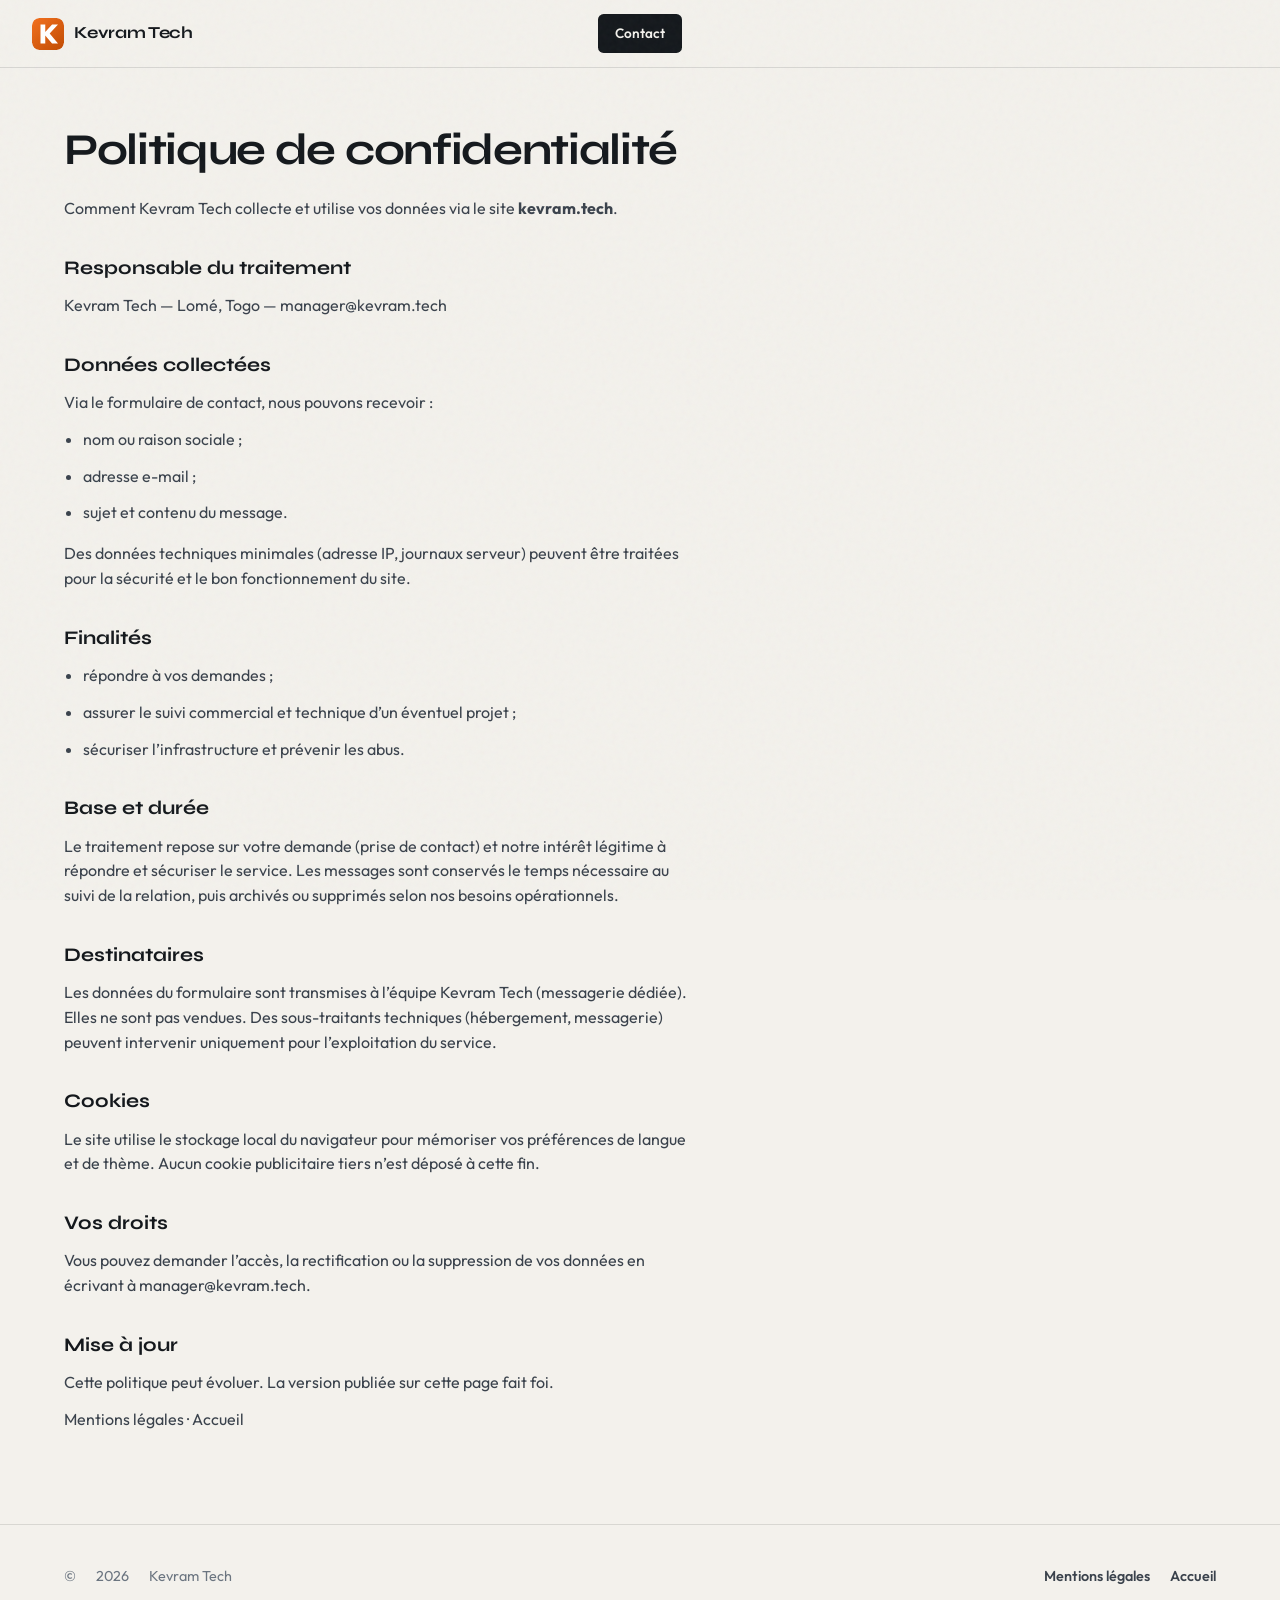
<file: confidentialite.html>
﻿<!DOCTYPE html>
<html lang="fr">
<head>
    <meta charset="UTF-8">
    <meta name="viewport" content="width=device-width, initial-scale=1.0">
    <title>Politique de confidentialité — Kevram Tech</title>
    <meta name="description" content="Politique de confidentialité et traitement des données personnelles — Kevram Tech, Lomé, Togo.">
    <meta name="robots" content="index,follow">
    <link rel="canonical" href="https://kevram.tech/confidentialite.html">
    <meta property="og:title" content="Politique de confidentialité — Kevram Tech">
    <meta property="og:url" content="https://kevram.tech/confidentialite.html">
    <meta property="og:image" content="https://kevram.tech/og-image.png">
    <script>
        (() => {
            const stored = localStorage.getItem("kevram-theme");
            const theme = stored === "light" || stored === "dark"
                ? stored
                : (window.matchMedia("(prefers-color-scheme: dark)").matches ? "dark" : "light");
            document.documentElement.setAttribute("data-theme", theme);
        })();
    </script>
    <link rel="preconnect" href="https://fonts.googleapis.com">
    <link rel="preconnect" href="https://fonts.gstatic.com" crossorigin>
    <link href="https://fonts.googleapis.com/css2?family=Outfit:wght@300;400;500;600;700&family=Syne:wght@600;700;800&display=swap" rel="stylesheet">
    <link rel="stylesheet" href="styles.css">
    <link rel="icon" href="logo.svg" type="image/svg+xml">
</head>
<body>
    <div class="noise" aria-hidden="true"></div>
    <header class="site-header is-scrolled">
        <a href="index.html" class="brand-mark">
            <img src="logo.svg" alt="" class="brand-logo" width="32" height="32">
            <span>Kevram Tech</span>
        </a>
        <div class="header-end">
            <a href="index.html#contact" class="btn btn-nav">Contact</a>
        </div>
    </header>
    <main class="legal-page">
        <div class="container">
            <h1>Politique de confidentialité</h1>
            <p class="legal-lead">Comment Kevram Tech collecte et utilise vos données via le site <strong>kevram.tech</strong>.</p>

            <h2>Responsable du traitement</h2>
            <p>Kevram Tech — Lomé, Togo — <a href="mailto:manager@kevram.tech">manager@kevram.tech</a></p>

            <h2>Données collectées</h2>
            <p>Via le formulaire de contact, nous pouvons recevoir :</p>
            <ul>
                <li>nom ou raison sociale ;</li>
                <li>adresse e-mail ;</li>
                <li>sujet et contenu du message.</li>
            </ul>
            <p>Des données techniques minimales (adresse IP, journaux serveur) peuvent être traitées pour la sécurité et le bon fonctionnement du site.</p>

            <h2>Finalités</h2>
            <ul>
                <li>répondre à vos demandes ;</li>
                <li>assurer le suivi commercial et technique d’un éventuel projet ;</li>
                <li>sécuriser l’infrastructure et prévenir les abus.</li>
            </ul>

            <h2>Base et durée</h2>
            <p>Le traitement repose sur votre demande (prise de contact) et notre intérêt légitime à répondre et sécuriser le service. Les messages sont conservés le temps nécessaire au suivi de la relation, puis archivés ou supprimés selon nos besoins opérationnels.</p>

            <h2>Destinataires</h2>
            <p>Les données du formulaire sont transmises à l’équipe Kevram Tech (messagerie dédiée). Elles ne sont pas vendues. Des sous-traitants techniques (hébergement, messagerie) peuvent intervenir uniquement pour l’exploitation du service.</p>

            <h2>Cookies</h2>
            <p>Le site utilise le stockage local du navigateur pour mémoriser vos préférences de langue et de thème. Aucun cookie publicitaire tiers n’est déposé à cette fin.</p>

            <h2>Vos droits</h2>
            <p>Vous pouvez demander l’accès, la rectification ou la suppression de vos données en écrivant à <a href="mailto:manager@kevram.tech">manager@kevram.tech</a>.</p>

            <h2>Mise à jour</h2>
            <p>Cette politique peut évoluer. La version publiée sur cette page fait foi.</p>

            <p><a href="mentions-legales.html">Mentions légales</a> · <a href="index.html">Accueil</a></p>
        </div>
    </main>
    <footer class="site-footer">
        <div class="container footer-inner">
            <p class="footer-meta">&copy; <span id="year">2026</span> Kevram Tech</p>
            <div class="footer-links">
                <a href="mentions-legales.html">Mentions légales</a>
                <a href="index.html">Accueil</a>
            </div>
        </div>
    </footer>
    <script>document.getElementById("year").textContent = String(new Date().getFullYear());</script>
</body>
</html>
</file>
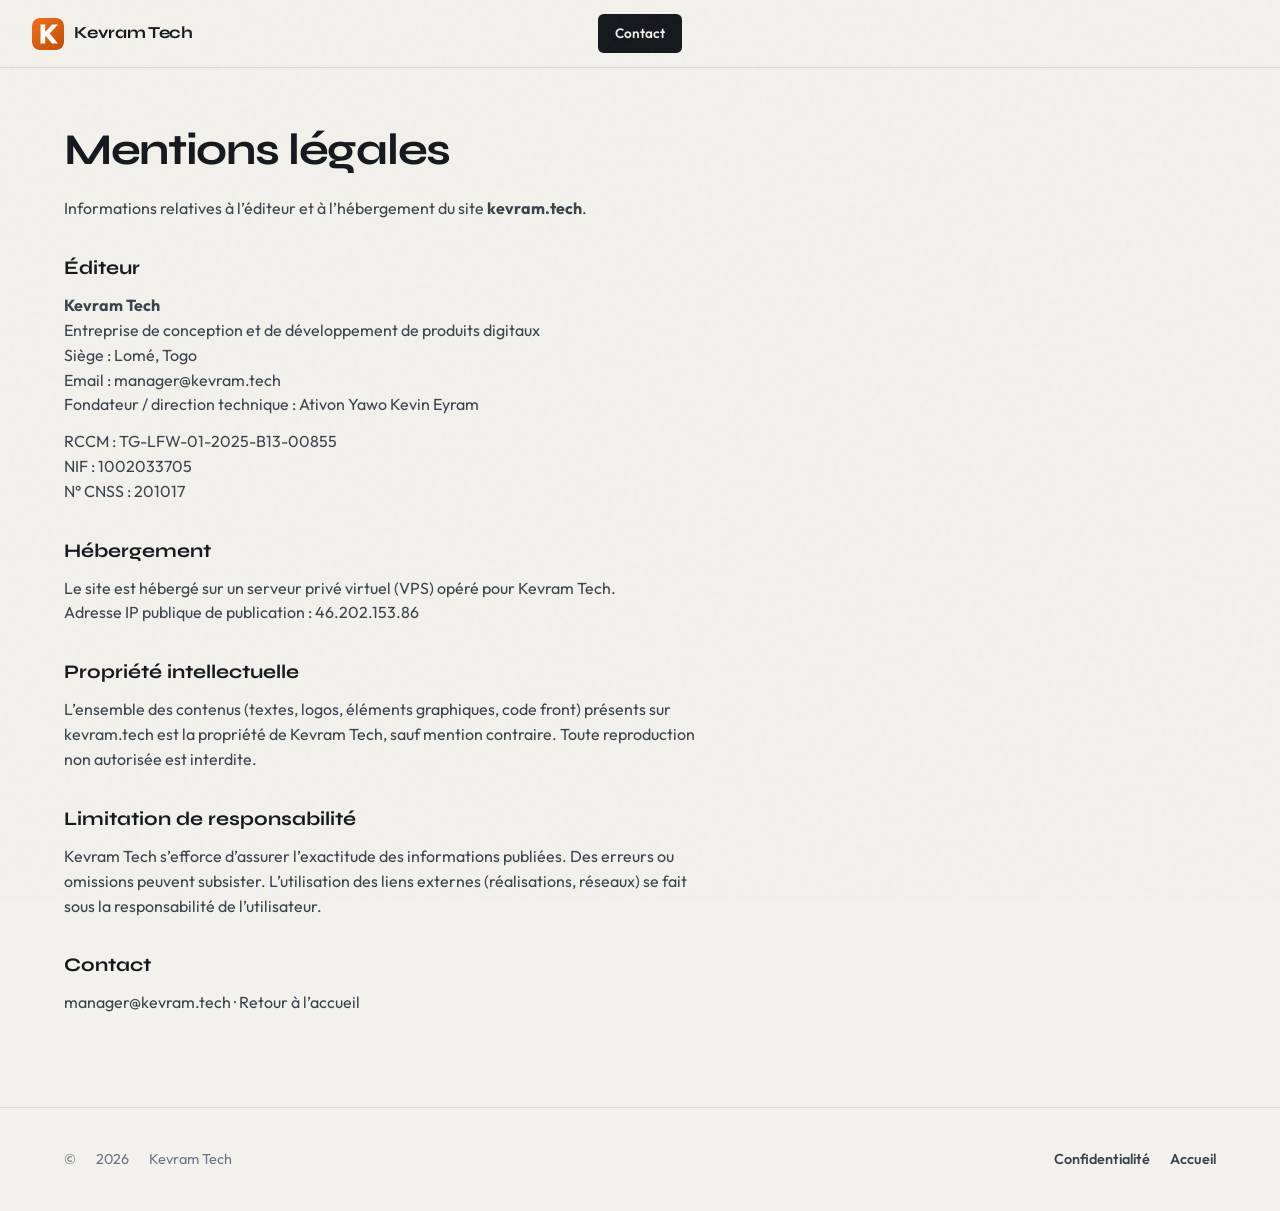
<file: mentions-legales.html>
﻿<!DOCTYPE html>
<html lang="fr">
<head>
    <meta charset="UTF-8">
    <meta name="viewport" content="width=device-width, initial-scale=1.0">
    <title>Mentions légales — Kevram Tech</title>
    <meta name="description" content="Mentions légales du site kevram.tech — Kevram Tech SARL U, Lomé, Togo.">
    <meta name="robots" content="index,follow">
    <link rel="canonical" href="https://kevram.tech/mentions-legales.html">
    <meta property="og:title" content="Mentions légales — Kevram Tech">
    <meta property="og:url" content="https://kevram.tech/mentions-legales.html">
    <meta property="og:image" content="https://kevram.tech/og-image.png">
    <script>
        (() => {
            const stored = localStorage.getItem("kevram-theme");
            const theme = stored === "light" || stored === "dark"
                ? stored
                : (window.matchMedia("(prefers-color-scheme: dark)").matches ? "dark" : "light");
            document.documentElement.setAttribute("data-theme", theme);
        })();
    </script>
    <link rel="preconnect" href="https://fonts.googleapis.com">
    <link rel="preconnect" href="https://fonts.gstatic.com" crossorigin>
    <link href="https://fonts.googleapis.com/css2?family=Outfit:wght@300;400;500;600;700&family=Syne:wght@600;700;800&display=swap" rel="stylesheet">
    <link rel="stylesheet" href="styles.css">
    <link rel="icon" href="logo.svg" type="image/svg+xml">
</head>
<body>
    <div class="noise" aria-hidden="true"></div>
    <header class="site-header is-scrolled">
        <a href="index.html" class="brand-mark">
            <img src="logo.svg" alt="" class="brand-logo" width="32" height="32">
            <span>Kevram Tech</span>
        </a>
        <div class="header-end">
            <a href="index.html#contact" class="btn btn-nav">Contact</a>
        </div>
    </header>
    <main class="legal-page">
        <div class="container">
            <h1>Mentions légales</h1>
            <p class="legal-lead">Informations relatives à l’éditeur et à l’hébergement du site <strong>kevram.tech</strong>.</p>

            <h2>Éditeur</h2>
            <p><strong>Kevram Tech</strong><br>
            Entreprise de conception et de développement de produits digitaux<br>
            Siège : Lomé, Togo<br>
            Email : <a href="mailto:manager@kevram.tech">manager@kevram.tech</a><br>
            Fondateur / direction technique : Ativon Yawo Kevin Eyram</p>
            <p>
                RCCM : TG-LFW-01-2025-B13-00855<br>
                NIF : 1002033705<br>
                N° CNSS : 201017
            </p>

            <h2>Hébergement</h2>
            <p>Le site est hébergé sur un serveur privé virtuel (VPS) opéré pour Kevram Tech.<br>
            Adresse IP publique de publication : 46.202.153.86</p>

            <h2>Propriété intellectuelle</h2>
            <p>L’ensemble des contenus (textes, logos, éléments graphiques, code front) présents sur kevram.tech est la propriété de Kevram Tech, sauf mention contraire. Toute reproduction non autorisée est interdite.</p>

            <h2>Limitation de responsabilité</h2>
            <p>Kevram Tech s’efforce d’assurer l’exactitude des informations publiées. Des erreurs ou omissions peuvent subsister. L’utilisation des liens externes (réalisations, réseaux) se fait sous la responsabilité de l’utilisateur.</p>

            <h2>Contact</h2>
            <p><a href="mailto:manager@kevram.tech">manager@kevram.tech</a> · <a href="index.html">Retour à l’accueil</a></p>
        </div>
    </main>
    <footer class="site-footer">
        <div class="container footer-inner">
            <p class="footer-meta">&copy; <span id="year">2026</span> Kevram Tech</p>
            <div class="footer-links">
                <a href="confidentialite.html">Confidentialité</a>
                <a href="index.html">Accueil</a>
            </div>
        </div>
    </footer>
    <script>document.getElementById("year").textContent = String(new Date().getFullYear());</script>
</body>
</html>
</file>
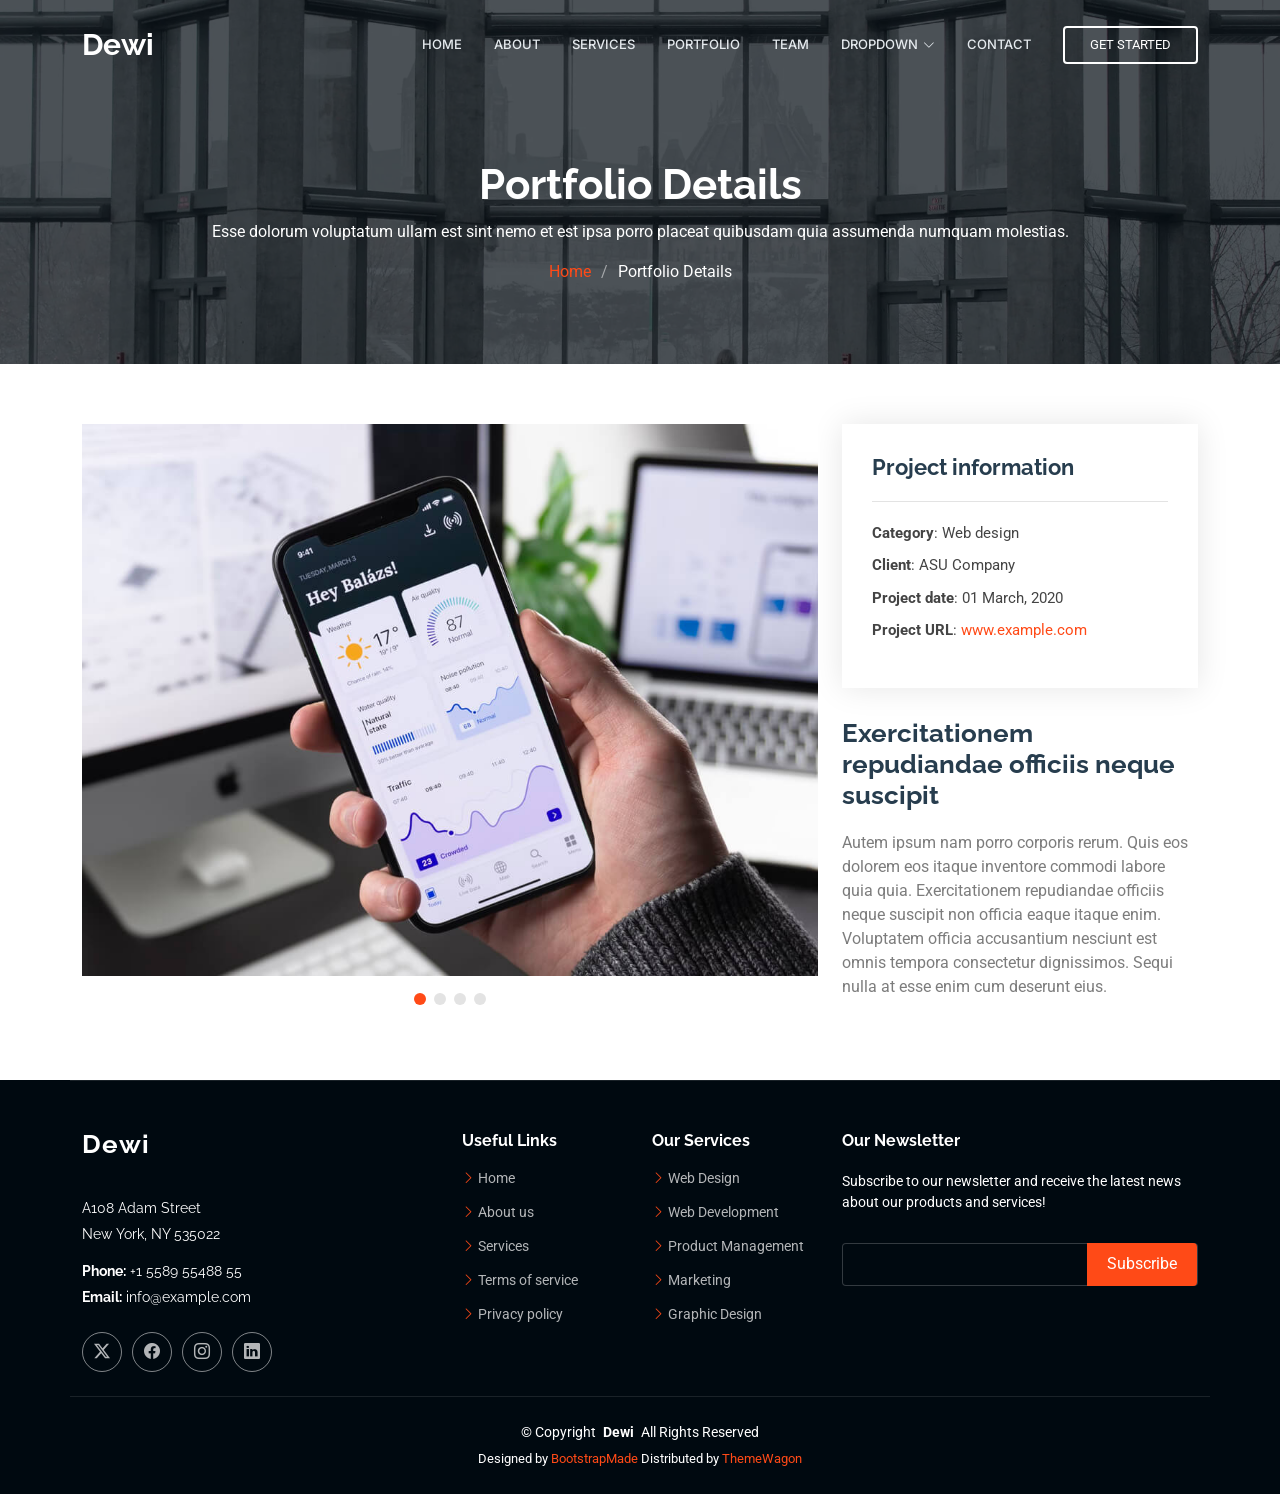
<file: portfolio-details.html>
<!DOCTYPE html>
<html lang="en">

<head>
  <meta charset="utf-8">
  <meta content="width=device-width, initial-scale=1.0" name="viewport">
  <title>Portfolio Details - Dewi Bootstrap Template</title>
  <meta name="description" content="">
  <meta name="keywords" content="">

  <!-- Favicons -->
  <link href="assets/img/favicon.png" rel="icon">
  <link href="assets/img/apple-touch-icon.png" rel="apple-touch-icon">

  <!-- Fonts -->
  <link href="https://fonts.googleapis.com" rel="preconnect">
  <link href="https://fonts.gstatic.com" rel="preconnect" crossorigin>
  <link href="https://fonts.googleapis.com/css2?family=Roboto:ital,wght@0,100;0,300;0,400;0,500;0,700;0,900;1,100;1,300;1,400;1,500;1,700;1,900&family=Raleway:ital,wght@0,100;0,200;0,300;0,400;0,500;0,600;0,700;0,800;0,900;1,100;1,200;1,300;1,400;1,500;1,600;1,700;1,800;1,900&family=Inter:wght@100;200;300;400;500;600;700;800;900&display=swap" rel="stylesheet">

  <!-- Vendor CSS Files -->
  <link href="assets/vendor/bootstrap/css/bootstrap.min.css" rel="stylesheet">
  <link href="assets/vendor/bootstrap-icons/bootstrap-icons.css" rel="stylesheet">
  <link href="assets/vendor/aos/aos.css" rel="stylesheet">
  <link href="assets/vendor/glightbox/css/glightbox.min.css" rel="stylesheet">
  <link href="assets/vendor/swiper/swiper-bundle.min.css" rel="stylesheet">

  <!-- Main CSS File -->
  <link href="assets/css/main.css" rel="stylesheet">

  <!-- =======================================================
  * Template Name: Dewi
  * Template URL: https://bootstrapmade.com/dewi-free-multi-purpose-html-template/
  * Updated: Aug 07 2024 with Bootstrap v5.3.3
  * Author: BootstrapMade.com
  * License: https://bootstrapmade.com/license/
  ======================================================== -->
</head>

<body class="portfolio-details-page">

  <header id="header" class="header d-flex align-items-center fixed-top">
    <div class="container-fluid container-xl position-relative d-flex align-items-center">

      <a href="index.html" class="logo d-flex align-items-center me-auto">
        <!-- Uncomment the line below if you also wish to use an image logo -->
        <!-- <img src="assets/img/logo.png" alt=""> -->
        <h1 class="sitename">Dewi</h1>
      </a>

      <nav id="navmenu" class="navmenu">
        <ul>
          <li><a href="#hero">Home</a></li>
          <li><a href="#about">About</a></li>
          <li><a href="#services">Services</a></li>
          <li><a href="#portfolio">Portfolio</a></li>
          <li><a href="#team">Team</a></li>
          <li class="dropdown"><a href="#"><span>Dropdown</span> <i class="bi bi-chevron-down toggle-dropdown"></i></a>
            <ul>
              <li><a href="#">Dropdown 1</a></li>
              <li class="dropdown"><a href="#"><span>Deep Dropdown</span> <i class="bi bi-chevron-down toggle-dropdown"></i></a>
                <ul>
                  <li><a href="#">Deep Dropdown 1</a></li>
                  <li><a href="#">Deep Dropdown 2</a></li>
                  <li><a href="#">Deep Dropdown 3</a></li>
                  <li><a href="#">Deep Dropdown 4</a></li>
                  <li><a href="#">Deep Dropdown 5</a></li>
                </ul>
              </li>
              <li><a href="#">Dropdown 2</a></li>
              <li><a href="#">Dropdown 3</a></li>
              <li><a href="#">Dropdown 4</a></li>
            </ul>
          </li>
          <li><a href="#contact">Contact</a></li>
        </ul>
        <i class="mobile-nav-toggle d-xl-none bi bi-list"></i>
      </nav>

      <a class="cta-btn" href="index.html#about">Get Started</a>

    </div>
  </header>

  <main class="main">

    <!-- Page Title -->
    <div class="page-title dark-background" data-aos="fade" style="background-image: url(assets/img/page-title-bg.webp);">
      <div class="container position-relative">
        <h1>Portfolio Details</h1>
        <p>Esse dolorum voluptatum ullam est sint nemo et est ipsa porro placeat quibusdam quia assumenda numquam molestias.</p>
        <nav class="breadcrumbs">
          <ol>
            <li><a href="index.html">Home</a></li>
            <li class="current">Portfolio Details</li>
          </ol>
        </nav>
      </div>
    </div><!-- End Page Title -->

    <!-- Portfolio Details Section -->
    <section id="portfolio-details" class="portfolio-details section">

      <div class="container" data-aos="fade-up" data-aos-delay="100">

        <div class="row gy-4">

          <div class="col-lg-8">
            <div class="portfolio-details-slider swiper init-swiper">

              <script type="application/json" class="swiper-config">
                {
                  "loop": true,
                  "speed": 600,
                  "autoplay": {
                    "delay": 5000
                  },
                  "slidesPerView": "auto",
                  "pagination": {
                    "el": ".swiper-pagination",
                    "type": "bullets",
                    "clickable": true
                  }
                }
              </script>

              <div class="swiper-wrapper align-items-center">

                <div class="swiper-slide">
                  <img src="assets/img/portfolio/app-1.jpg" alt="">
                </div>

                <div class="swiper-slide">
                  <img src="assets/img/portfolio/product-1.jpg" alt="">
                </div>

                <div class="swiper-slide">
                  <img src="assets/img/portfolio/branding-1.jpg" alt="">
                </div>

                <div class="swiper-slide">
                  <img src="assets/img/portfolio/books-1.jpg" alt="">
                </div>

              </div>
              <div class="swiper-pagination"></div>
            </div>
          </div>

          <div class="col-lg-4">
            <div class="portfolio-info" data-aos="fade-up" data-aos-delay="200">
              <h3>Project information</h3>
              <ul>
                <li><strong>Category</strong>: Web design</li>
                <li><strong>Client</strong>: ASU Company</li>
                <li><strong>Project date</strong>: 01 March, 2020</li>
                <li><strong>Project URL</strong>: <a href="#">www.example.com</a></li>
              </ul>
            </div>
            <div class="portfolio-description" data-aos="fade-up" data-aos-delay="300">
              <h2>Exercitationem repudiandae officiis neque suscipit</h2>
              <p>
                Autem ipsum nam porro corporis rerum. Quis eos dolorem eos itaque inventore commodi labore quia quia. Exercitationem repudiandae officiis neque suscipit non officia eaque itaque enim. Voluptatem officia accusantium nesciunt est omnis tempora consectetur dignissimos. Sequi nulla at esse enim cum deserunt eius.
              </p>
            </div>
          </div>

        </div>

      </div>

    </section><!-- /Portfolio Details Section -->

  </main>

  <footer id="footer" class="footer dark-background">

    <div class="container footer-top">
      <div class="row gy-4">
        <div class="col-lg-4 col-md-6 footer-about">
          <a href="index.html" class="logo d-flex align-items-center">
            <span class="sitename">Dewi</span>
          </a>
          <div class="footer-contact pt-3">
            <p>A108 Adam Street</p>
            <p>New York, NY 535022</p>
            <p class="mt-3"><strong>Phone:</strong> <span>+1 5589 55488 55</span></p>
            <p><strong>Email:</strong> <span>info@example.com</span></p>
          </div>
          <div class="social-links d-flex mt-4">
            <a href=""><i class="bi bi-twitter-x"></i></a>
            <a href=""><i class="bi bi-facebook"></i></a>
            <a href=""><i class="bi bi-instagram"></i></a>
            <a href=""><i class="bi bi-linkedin"></i></a>
          </div>
        </div>

        <div class="col-lg-2 col-md-3 footer-links">
          <h4>Useful Links</h4>
          <ul>
            <li><i class="bi bi-chevron-right"></i> <a href="#">Home</a></li>
            <li><i class="bi bi-chevron-right"></i> <a href="#">About us</a></li>
            <li><i class="bi bi-chevron-right"></i> <a href="#">Services</a></li>
            <li><i class="bi bi-chevron-right"></i> <a href="#">Terms of service</a></li>
            <li><i class="bi bi-chevron-right"></i> <a href="#">Privacy policy</a></li>
          </ul>
        </div>

        <div class="col-lg-2 col-md-3 footer-links">
          <h4>Our Services</h4>
          <ul>
            <li><i class="bi bi-chevron-right"></i> <a href="#">Web Design</a></li>
            <li><i class="bi bi-chevron-right"></i> <a href="#">Web Development</a></li>
            <li><i class="bi bi-chevron-right"></i> <a href="#">Product Management</a></li>
            <li><i class="bi bi-chevron-right"></i> <a href="#">Marketing</a></li>
            <li><i class="bi bi-chevron-right"></i> <a href="#">Graphic Design</a></li>
          </ul>
        </div>

        <div class="col-lg-4 col-md-12 footer-newsletter">
          <h4>Our Newsletter</h4>
          <p>Subscribe to our newsletter and receive the latest news about our products and services!</p>
          <form action="forms/newsletter.php" method="post" class="php-email-form">
            <div class="newsletter-form"><input type="email" name="email"><input type="submit" value="Subscribe"></div>
            <div class="loading">Loading</div>
            <div class="error-message"></div>
            <div class="sent-message">Your subscription request has been sent. Thank you!</div>
          </form>
        </div>

      </div>
    </div>

    <div class="container copyright text-center mt-4">
      <p>© <span>Copyright</span> <strong class="px-1 sitename">Dewi</strong> <span>All Rights Reserved</span></p>
      <div class="credits">
        <!-- All the links in the footer should remain intact. -->
        <!-- You can delete the links only if you've purchased the pro version. -->
        <!-- Licensing information: https://bootstrapmade.com/license/ -->
        <!-- Purchase the pro version with working PHP/AJAX contact form: [buy-url] -->
        Designed by <a href="https://bootstrapmade.com/">BootstrapMade</a> Distributed by <a href=“https://themewagon.com>ThemeWagon
      </div>
    </div>

  </footer>

  <!-- Scroll Top -->
  <a href="#" id="scroll-top" class="scroll-top d-flex align-items-center justify-content-center"><i class="bi bi-arrow-up-short"></i></a>

  <!-- Preloader -->
  <div id="preloader"></div>

  <!-- Vendor JS Files -->
  <script src="assets/vendor/bootstrap/js/bootstrap.bundle.min.js"></script>
  <script src="assets/vendor/php-email-form/validate.js"></script>
  <script src="assets/vendor/aos/aos.js"></script>
  <script src="assets/vendor/glightbox/js/glightbox.min.js"></script>
  <script src="assets/vendor/purecounter/purecounter_vanilla.js"></script>
  <script src="assets/vendor/swiper/swiper-bundle.min.js"></script>
  <script src="assets/vendor/imagesloaded/imagesloaded.pkgd.min.js"></script>
  <script src="assets/vendor/isotope-layout/isotope.pkgd.min.js"></script>

  <!-- Main JS File -->
  <script src="assets/js/main.js"></script>

</body>

</html>
</file>
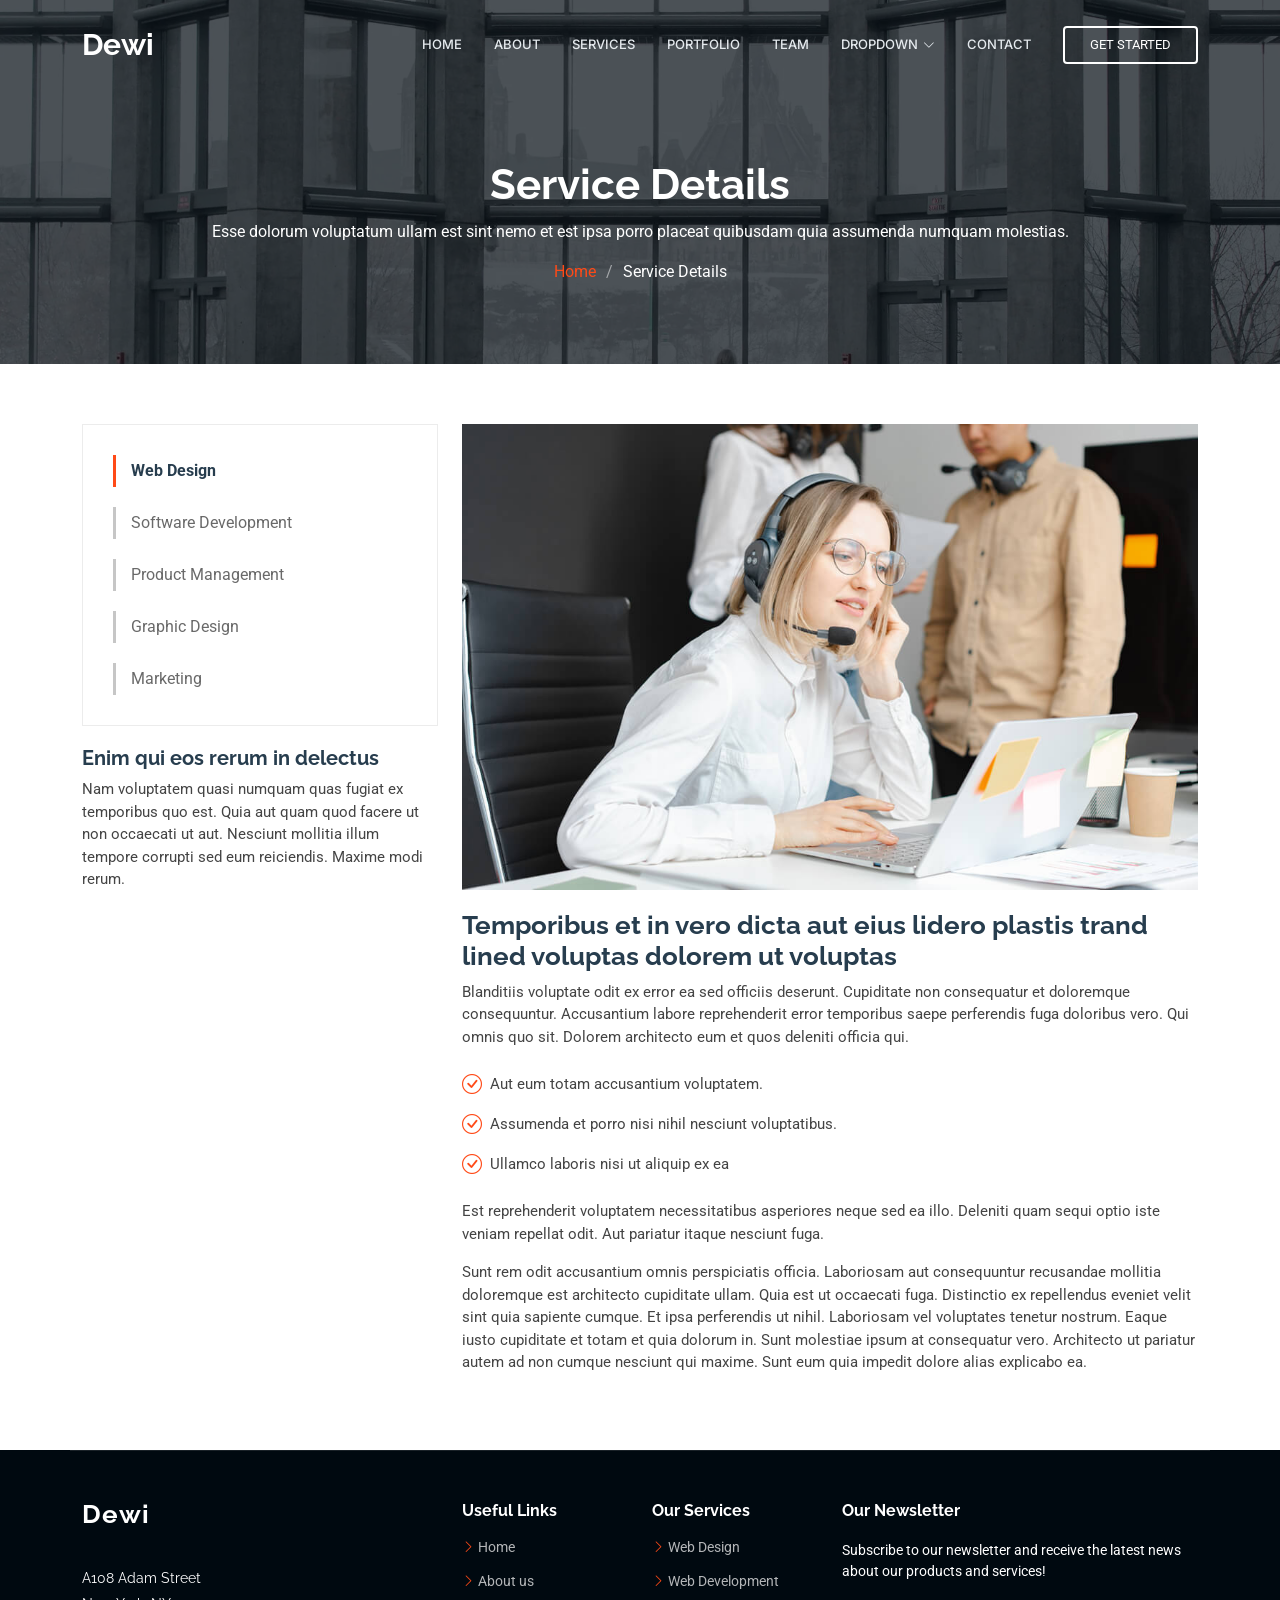
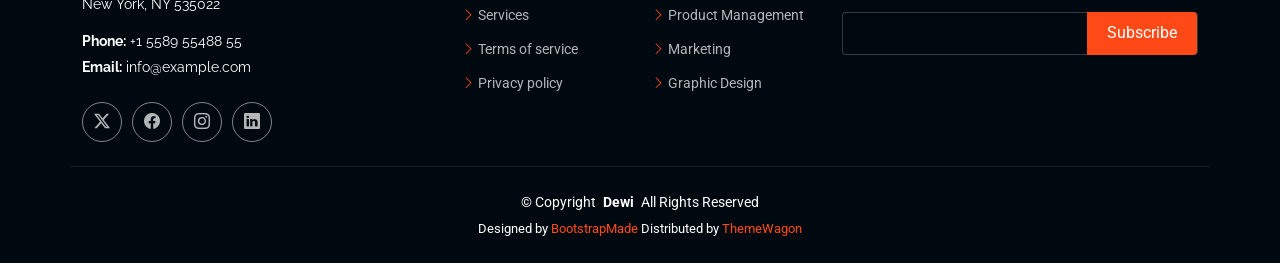
<file: service-details.html>
<!DOCTYPE html>
<html lang="en">

<head>
  <meta charset="utf-8">
  <meta content="width=device-width, initial-scale=1.0" name="viewport">
  <title>Service Details - Dewi Bootstrap Template</title>
  <meta name="description" content="">
  <meta name="keywords" content="">

  <!-- Favicons -->
  <link href="assets/img/favicon.png" rel="icon">
  <link href="assets/img/apple-touch-icon.png" rel="apple-touch-icon">

  <!-- Fonts -->
  <link href="https://fonts.googleapis.com" rel="preconnect">
  <link href="https://fonts.gstatic.com" rel="preconnect" crossorigin>
  <link href="https://fonts.googleapis.com/css2?family=Roboto:ital,wght@0,100;0,300;0,400;0,500;0,700;0,900;1,100;1,300;1,400;1,500;1,700;1,900&family=Raleway:ital,wght@0,100;0,200;0,300;0,400;0,500;0,600;0,700;0,800;0,900;1,100;1,200;1,300;1,400;1,500;1,600;1,700;1,800;1,900&family=Inter:wght@100;200;300;400;500;600;700;800;900&display=swap" rel="stylesheet">

  <!-- Vendor CSS Files -->
  <link href="assets/vendor/bootstrap/css/bootstrap.min.css" rel="stylesheet">
  <link href="assets/vendor/bootstrap-icons/bootstrap-icons.css" rel="stylesheet">
  <link href="assets/vendor/aos/aos.css" rel="stylesheet">
  <link href="assets/vendor/glightbox/css/glightbox.min.css" rel="stylesheet">
  <link href="assets/vendor/swiper/swiper-bundle.min.css" rel="stylesheet">

  <!-- Main CSS File -->
  <link href="assets/css/main.css" rel="stylesheet">

  <!-- =======================================================
  * Template Name: Dewi
  * Template URL: https://bootstrapmade.com/dewi-free-multi-purpose-html-template/
  * Updated: Aug 07 2024 with Bootstrap v5.3.3
  * Author: BootstrapMade.com
  * License: https://bootstrapmade.com/license/
  ======================================================== -->
</head>

<body class="service-details-page">

  <header id="header" class="header d-flex align-items-center fixed-top">
    <div class="container-fluid container-xl position-relative d-flex align-items-center">

      <a href="index.html" class="logo d-flex align-items-center me-auto">
        <!-- Uncomment the line below if you also wish to use an image logo -->
        <!-- <img src="assets/img/logo.png" alt=""> -->
        <h1 class="sitename">Dewi</h1>
      </a>

      <nav id="navmenu" class="navmenu">
        <ul>
          <li><a href="#hero">Home</a></li>
          <li><a href="#about">About</a></li>
          <li><a href="#services">Services</a></li>
          <li><a href="#portfolio">Portfolio</a></li>
          <li><a href="#team">Team</a></li>
          <li class="dropdown"><a href="#"><span>Dropdown</span> <i class="bi bi-chevron-down toggle-dropdown"></i></a>
            <ul>
              <li><a href="#">Dropdown 1</a></li>
              <li class="dropdown"><a href="#"><span>Deep Dropdown</span> <i class="bi bi-chevron-down toggle-dropdown"></i></a>
                <ul>
                  <li><a href="#">Deep Dropdown 1</a></li>
                  <li><a href="#">Deep Dropdown 2</a></li>
                  <li><a href="#">Deep Dropdown 3</a></li>
                  <li><a href="#">Deep Dropdown 4</a></li>
                  <li><a href="#">Deep Dropdown 5</a></li>
                </ul>
              </li>
              <li><a href="#">Dropdown 2</a></li>
              <li><a href="#">Dropdown 3</a></li>
              <li><a href="#">Dropdown 4</a></li>
            </ul>
          </li>
          <li><a href="#contact">Contact</a></li>
        </ul>
        <i class="mobile-nav-toggle d-xl-none bi bi-list"></i>
      </nav>

      <a class="cta-btn" href="index.html#about">Get Started</a>

    </div>
  </header>

  <main class="main">

    <!-- Page Title -->
    <div class="page-title dark-background" data-aos="fade" style="background-image: url(assets/img/page-title-bg.webp);">
      <div class="container position-relative">
        <h1>Service Details</h1>
        <p>Esse dolorum voluptatum ullam est sint nemo et est ipsa porro placeat quibusdam quia assumenda numquam molestias.</p>
        <nav class="breadcrumbs">
          <ol>
            <li><a href="index.html">Home</a></li>
            <li class="current">Service Details</li>
          </ol>
        </nav>
      </div>
    </div><!-- End Page Title -->

    <!-- Service Details Section -->
    <section id="service-details" class="service-details section">

      <div class="container">

        <div class="row gy-4">

          <div class="col-lg-4" data-aos="fade-up" data-aos-delay="100">
            <div class="services-list">
              <a href="#" class="active">Web Design</a>
              <a href="#">Software Development</a>
              <a href="#">Product Management</a>
              <a href="#">Graphic Design</a>
              <a href="#">Marketing</a>
            </div>

            <h4>Enim qui eos rerum in delectus</h4>
            <p>Nam voluptatem quasi numquam quas fugiat ex temporibus quo est. Quia aut quam quod facere ut non occaecati ut aut. Nesciunt mollitia illum tempore corrupti sed eum reiciendis. Maxime modi rerum.</p>
          </div>

          <div class="col-lg-8" data-aos="fade-up" data-aos-delay="200">
            <img src="assets/img/services.jpg" alt="" class="img-fluid services-img">
            <h3>Temporibus et in vero dicta aut eius lidero plastis trand lined voluptas dolorem ut voluptas</h3>
            <p>
              Blanditiis voluptate odit ex error ea sed officiis deserunt. Cupiditate non consequatur et doloremque consequuntur. Accusantium labore reprehenderit error temporibus saepe perferendis fuga doloribus vero. Qui omnis quo sit. Dolorem architecto eum et quos deleniti officia qui.
            </p>
            <ul>
              <li><i class="bi bi-check-circle"></i> <span>Aut eum totam accusantium voluptatem.</span></li>
              <li><i class="bi bi-check-circle"></i> <span>Assumenda et porro nisi nihil nesciunt voluptatibus.</span></li>
              <li><i class="bi bi-check-circle"></i> <span>Ullamco laboris nisi ut aliquip ex ea</span></li>
            </ul>
            <p>
              Est reprehenderit voluptatem necessitatibus asperiores neque sed ea illo. Deleniti quam sequi optio iste veniam repellat odit. Aut pariatur itaque nesciunt fuga.
            </p>
            <p>
              Sunt rem odit accusantium omnis perspiciatis officia. Laboriosam aut consequuntur recusandae mollitia doloremque est architecto cupiditate ullam. Quia est ut occaecati fuga. Distinctio ex repellendus eveniet velit sint quia sapiente cumque. Et ipsa perferendis ut nihil. Laboriosam vel voluptates tenetur nostrum. Eaque iusto cupiditate et totam et quia dolorum in. Sunt molestiae ipsum at consequatur vero. Architecto ut pariatur autem ad non cumque nesciunt qui maxime. Sunt eum quia impedit dolore alias explicabo ea.
            </p>
          </div>

        </div>

      </div>

    </section><!-- /Service Details Section -->

  </main>

  <footer id="footer" class="footer dark-background">

    <div class="container footer-top">
      <div class="row gy-4">
        <div class="col-lg-4 col-md-6 footer-about">
          <a href="index.html" class="logo d-flex align-items-center">
            <span class="sitename">Dewi</span>
          </a>
          <div class="footer-contact pt-3">
            <p>A108 Adam Street</p>
            <p>New York, NY 535022</p>
            <p class="mt-3"><strong>Phone:</strong> <span>+1 5589 55488 55</span></p>
            <p><strong>Email:</strong> <span>info@example.com</span></p>
          </div>
          <div class="social-links d-flex mt-4">
            <a href=""><i class="bi bi-twitter-x"></i></a>
            <a href=""><i class="bi bi-facebook"></i></a>
            <a href=""><i class="bi bi-instagram"></i></a>
            <a href=""><i class="bi bi-linkedin"></i></a>
          </div>
        </div>

        <div class="col-lg-2 col-md-3 footer-links">
          <h4>Useful Links</h4>
          <ul>
            <li><i class="bi bi-chevron-right"></i> <a href="#">Home</a></li>
            <li><i class="bi bi-chevron-right"></i> <a href="#">About us</a></li>
            <li><i class="bi bi-chevron-right"></i> <a href="#">Services</a></li>
            <li><i class="bi bi-chevron-right"></i> <a href="#">Terms of service</a></li>
            <li><i class="bi bi-chevron-right"></i> <a href="#">Privacy policy</a></li>
          </ul>
        </div>

        <div class="col-lg-2 col-md-3 footer-links">
          <h4>Our Services</h4>
          <ul>
            <li><i class="bi bi-chevron-right"></i> <a href="#">Web Design</a></li>
            <li><i class="bi bi-chevron-right"></i> <a href="#">Web Development</a></li>
            <li><i class="bi bi-chevron-right"></i> <a href="#">Product Management</a></li>
            <li><i class="bi bi-chevron-right"></i> <a href="#">Marketing</a></li>
            <li><i class="bi bi-chevron-right"></i> <a href="#">Graphic Design</a></li>
          </ul>
        </div>

        <div class="col-lg-4 col-md-12 footer-newsletter">
          <h4>Our Newsletter</h4>
          <p>Subscribe to our newsletter and receive the latest news about our products and services!</p>
          <form action="forms/newsletter.php" method="post" class="php-email-form">
            <div class="newsletter-form"><input type="email" name="email"><input type="submit" value="Subscribe"></div>
            <div class="loading">Loading</div>
            <div class="error-message"></div>
            <div class="sent-message">Your subscription request has been sent. Thank you!</div>
          </form>
        </div>

      </div>
    </div>

    <div class="container copyright text-center mt-4">
      <p>© <span>Copyright</span> <strong class="px-1 sitename">Dewi</strong> <span>All Rights Reserved</span></p>
      <div class="credits">
        <!-- All the links in the footer should remain intact. -->
        <!-- You can delete the links only if you've purchased the pro version. -->
        <!-- Licensing information: https://bootstrapmade.com/license/ -->
        <!-- Purchase the pro version with working PHP/AJAX contact form: [buy-url] -->
        Designed by <a href="https://bootstrapmade.com/">BootstrapMade</a> Distributed by <a href=“https://themewagon.com>ThemeWagon
      </div>
    </div>

  </footer>

  <!-- Scroll Top -->
  <a href="#" id="scroll-top" class="scroll-top d-flex align-items-center justify-content-center"><i class="bi bi-arrow-up-short"></i></a>

  <!-- Preloader -->
  <div id="preloader"></div>

  <!-- Vendor JS Files -->
  <script src="assets/vendor/bootstrap/js/bootstrap.bundle.min.js"></script>
  <script src="assets/vendor/php-email-form/validate.js"></script>
  <script src="assets/vendor/aos/aos.js"></script>
  <script src="assets/vendor/glightbox/js/glightbox.min.js"></script>
  <script src="assets/vendor/purecounter/purecounter_vanilla.js"></script>
  <script src="assets/vendor/swiper/swiper-bundle.min.js"></script>
  <script src="assets/vendor/imagesloaded/imagesloaded.pkgd.min.js"></script>
  <script src="assets/vendor/isotope-layout/isotope.pkgd.min.js"></script>

  <!-- Main JS File -->
  <script src="assets/js/main.js"></script>

</body>

</html>
</file>
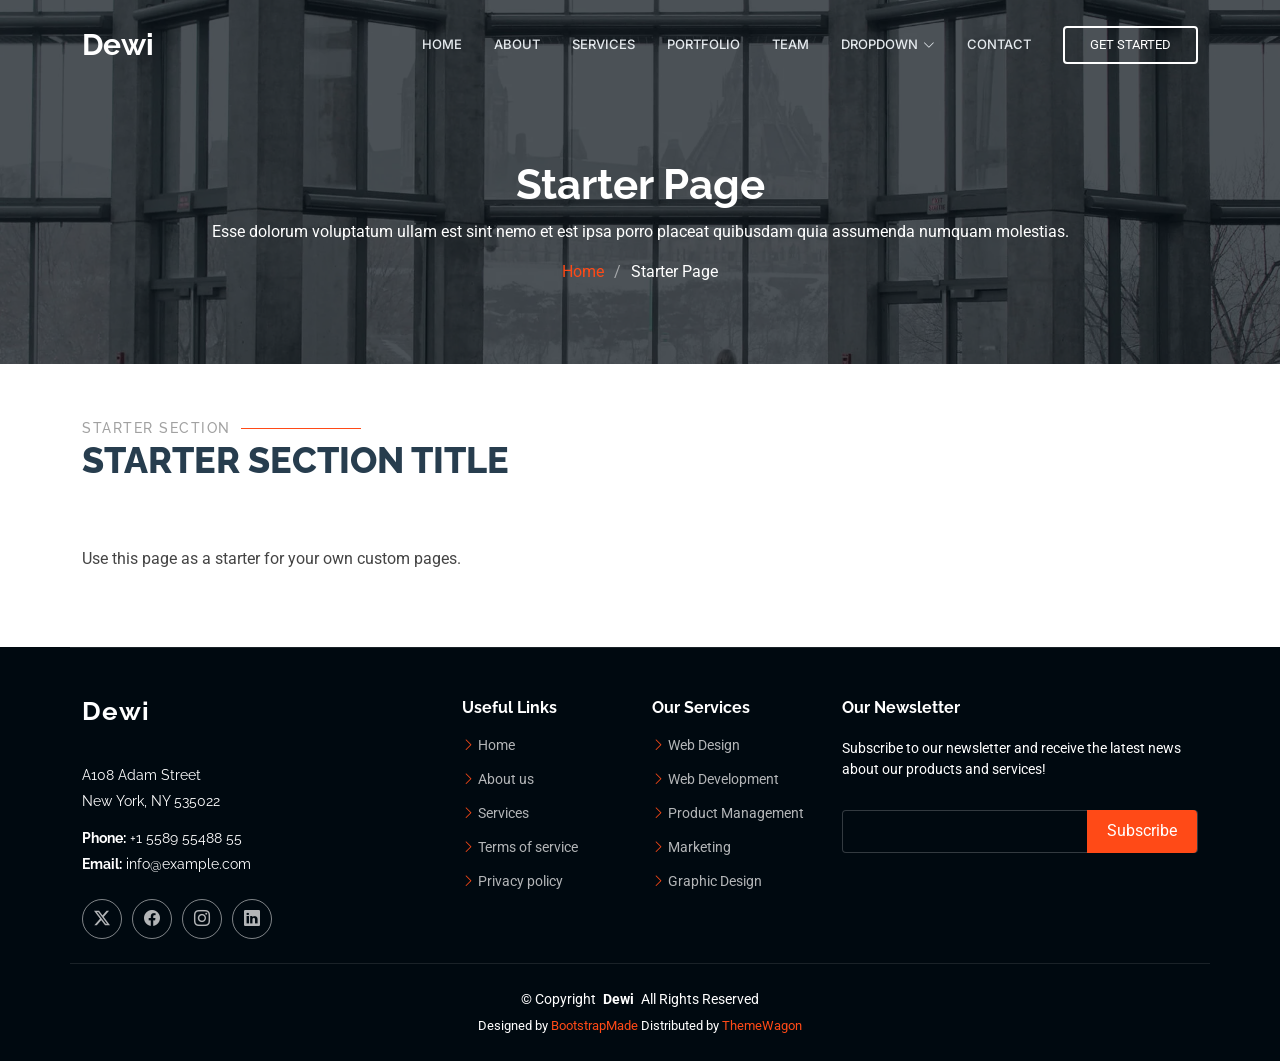
<file: starter-page.html>
<!DOCTYPE html>
<html lang="en">

<head>
  <meta charset="utf-8">
  <meta content="width=device-width, initial-scale=1.0" name="viewport">
  <title>Starter Page - Dewi Bootstrap Template</title>
  <meta name="description" content="">
  <meta name="keywords" content="">

  <!-- Favicons -->
  <link href="assets/img/favicon.png" rel="icon">
  <link href="assets/img/apple-touch-icon.png" rel="apple-touch-icon">

  <!-- Fonts -->
  <link href="https://fonts.googleapis.com" rel="preconnect">
  <link href="https://fonts.gstatic.com" rel="preconnect" crossorigin>
  <link href="https://fonts.googleapis.com/css2?family=Roboto:ital,wght@0,100;0,300;0,400;0,500;0,700;0,900;1,100;1,300;1,400;1,500;1,700;1,900&family=Raleway:ital,wght@0,100;0,200;0,300;0,400;0,500;0,600;0,700;0,800;0,900;1,100;1,200;1,300;1,400;1,500;1,600;1,700;1,800;1,900&family=Inter:wght@100;200;300;400;500;600;700;800;900&display=swap" rel="stylesheet">

  <!-- Vendor CSS Files -->
  <link href="assets/vendor/bootstrap/css/bootstrap.min.css" rel="stylesheet">
  <link href="assets/vendor/bootstrap-icons/bootstrap-icons.css" rel="stylesheet">
  <link href="assets/vendor/aos/aos.css" rel="stylesheet">
  <link href="assets/vendor/glightbox/css/glightbox.min.css" rel="stylesheet">
  <link href="assets/vendor/swiper/swiper-bundle.min.css" rel="stylesheet">

  <!-- Main CSS File -->
  <link href="assets/css/main.css" rel="stylesheet">

  <!-- =======================================================
  * Template Name: Dewi
  * Template URL: https://bootstrapmade.com/dewi-free-multi-purpose-html-template/
  * Updated: Aug 07 2024 with Bootstrap v5.3.3
  * Author: BootstrapMade.com
  * License: https://bootstrapmade.com/license/
  ======================================================== -->
</head>

<body class="starter-page-page">

  <header id="header" class="header d-flex align-items-center fixed-top">
    <div class="container-fluid container-xl position-relative d-flex align-items-center">

      <a href="index.html" class="logo d-flex align-items-center me-auto">
        <!-- Uncomment the line below if you also wish to use an image logo -->
        <!-- <img src="assets/img/logo.png" alt=""> -->
        <h1 class="sitename">Dewi</h1>
      </a>

      <nav id="navmenu" class="navmenu">
        <ul>
          <li><a href="#hero">Home</a></li>
          <li><a href="#about">About</a></li>
          <li><a href="#services">Services</a></li>
          <li><a href="#portfolio">Portfolio</a></li>
          <li><a href="#team">Team</a></li>
          <li class="dropdown"><a href="#"><span>Dropdown</span> <i class="bi bi-chevron-down toggle-dropdown"></i></a>
            <ul>
              <li><a href="#">Dropdown 1</a></li>
              <li class="dropdown"><a href="#"><span>Deep Dropdown</span> <i class="bi bi-chevron-down toggle-dropdown"></i></a>
                <ul>
                  <li><a href="#">Deep Dropdown 1</a></li>
                  <li><a href="#">Deep Dropdown 2</a></li>
                  <li><a href="#">Deep Dropdown 3</a></li>
                  <li><a href="#">Deep Dropdown 4</a></li>
                  <li><a href="#">Deep Dropdown 5</a></li>
                </ul>
              </li>
              <li><a href="#">Dropdown 2</a></li>
              <li><a href="#">Dropdown 3</a></li>
              <li><a href="#">Dropdown 4</a></li>
            </ul>
          </li>
          <li><a href="#contact">Contact</a></li>
        </ul>
        <i class="mobile-nav-toggle d-xl-none bi bi-list"></i>
      </nav>

      <a class="cta-btn" href="index.html#about">Get Started</a>

    </div>
  </header>

  <main class="main">

    <!-- Page Title -->
    <div class="page-title dark-background" data-aos="fade" style="background-image: url(assets/img/page-title-bg.webp);">
      <div class="container position-relative">
        <h1>Starter Page</h1>
        <p>Esse dolorum voluptatum ullam est sint nemo et est ipsa porro placeat quibusdam quia assumenda numquam molestias.</p>
        <nav class="breadcrumbs">
          <ol>
            <li><a href="index.html">Home</a></li>
            <li class="current">Starter Page</li>
          </ol>
        </nav>
      </div>
    </div><!-- End Page Title -->

    <!-- Starter Section Section -->
    <section id="starter-section" class="starter-section section">

      <!-- Section Title -->
      <div class="container section-title" data-aos="fade-up">
        <h2>Starter Section</h2>
        <p>Starter Section Title<br></p>
      </div><!-- End Section Title -->

      <div class="container" data-aos="fade-up">
        <p>Use this page as a starter for your own custom pages.</p>
      </div>

    </section><!-- /Starter Section Section -->

  </main>

  <footer id="footer" class="footer dark-background">

    <div class="container footer-top">
      <div class="row gy-4">
        <div class="col-lg-4 col-md-6 footer-about">
          <a href="index.html" class="logo d-flex align-items-center">
            <span class="sitename">Dewi</span>
          </a>
          <div class="footer-contact pt-3">
            <p>A108 Adam Street</p>
            <p>New York, NY 535022</p>
            <p class="mt-3"><strong>Phone:</strong> <span>+1 5589 55488 55</span></p>
            <p><strong>Email:</strong> <span>info@example.com</span></p>
          </div>
          <div class="social-links d-flex mt-4">
            <a href=""><i class="bi bi-twitter-x"></i></a>
            <a href=""><i class="bi bi-facebook"></i></a>
            <a href=""><i class="bi bi-instagram"></i></a>
            <a href=""><i class="bi bi-linkedin"></i></a>
          </div>
        </div>

        <div class="col-lg-2 col-md-3 footer-links">
          <h4>Useful Links</h4>
          <ul>
            <li><i class="bi bi-chevron-right"></i> <a href="#">Home</a></li>
            <li><i class="bi bi-chevron-right"></i> <a href="#">About us</a></li>
            <li><i class="bi bi-chevron-right"></i> <a href="#">Services</a></li>
            <li><i class="bi bi-chevron-right"></i> <a href="#">Terms of service</a></li>
            <li><i class="bi bi-chevron-right"></i> <a href="#">Privacy policy</a></li>
          </ul>
        </div>

        <div class="col-lg-2 col-md-3 footer-links">
          <h4>Our Services</h4>
          <ul>
            <li><i class="bi bi-chevron-right"></i> <a href="#">Web Design</a></li>
            <li><i class="bi bi-chevron-right"></i> <a href="#">Web Development</a></li>
            <li><i class="bi bi-chevron-right"></i> <a href="#">Product Management</a></li>
            <li><i class="bi bi-chevron-right"></i> <a href="#">Marketing</a></li>
            <li><i class="bi bi-chevron-right"></i> <a href="#">Graphic Design</a></li>
          </ul>
        </div>

        <div class="col-lg-4 col-md-12 footer-newsletter">
          <h4>Our Newsletter</h4>
          <p>Subscribe to our newsletter and receive the latest news about our products and services!</p>
          <form action="forms/newsletter.php" method="post" class="php-email-form">
            <div class="newsletter-form"><input type="email" name="email"><input type="submit" value="Subscribe"></div>
            <div class="loading">Loading</div>
            <div class="error-message"></div>
            <div class="sent-message">Your subscription request has been sent. Thank you!</div>
          </form>
        </div>

      </div>
    </div>

    <div class="container copyright text-center mt-4">
      <p>© <span>Copyright</span> <strong class="px-1 sitename">Dewi</strong> <span>All Rights Reserved</span></p>
      <div class="credits">
        <!-- All the links in the footer should remain intact. -->
        <!-- You can delete the links only if you've purchased the pro version. -->
        <!-- Licensing information: https://bootstrapmade.com/license/ -->
        <!-- Purchase the pro version with working PHP/AJAX contact form: [buy-url] -->
        Designed by <a href="https://bootstrapmade.com/">BootstrapMade</a> Distributed by <a href=“https://themewagon.com>ThemeWagon
      </div>
    </div>

  </footer>

  <!-- Scroll Top -->
  <a href="#" id="scroll-top" class="scroll-top d-flex align-items-center justify-content-center"><i class="bi bi-arrow-up-short"></i></a>

  <!-- Preloader -->
  <div id="preloader"></div>

  <!-- Vendor JS Files -->
  <script src="assets/vendor/bootstrap/js/bootstrap.bundle.min.js"></script>
  <script src="assets/vendor/php-email-form/validate.js"></script>
  <script src="assets/vendor/aos/aos.js"></script>
  <script src="assets/vendor/glightbox/js/glightbox.min.js"></script>
  <script src="assets/vendor/purecounter/purecounter_vanilla.js"></script>
  <script src="assets/vendor/swiper/swiper-bundle.min.js"></script>
  <script src="assets/vendor/imagesloaded/imagesloaded.pkgd.min.js"></script>
  <script src="assets/vendor/isotope-layout/isotope.pkgd.min.js"></script>

  <!-- Main JS File -->
  <script src="assets/js/main.js"></script>

</body>

</html>
</file>
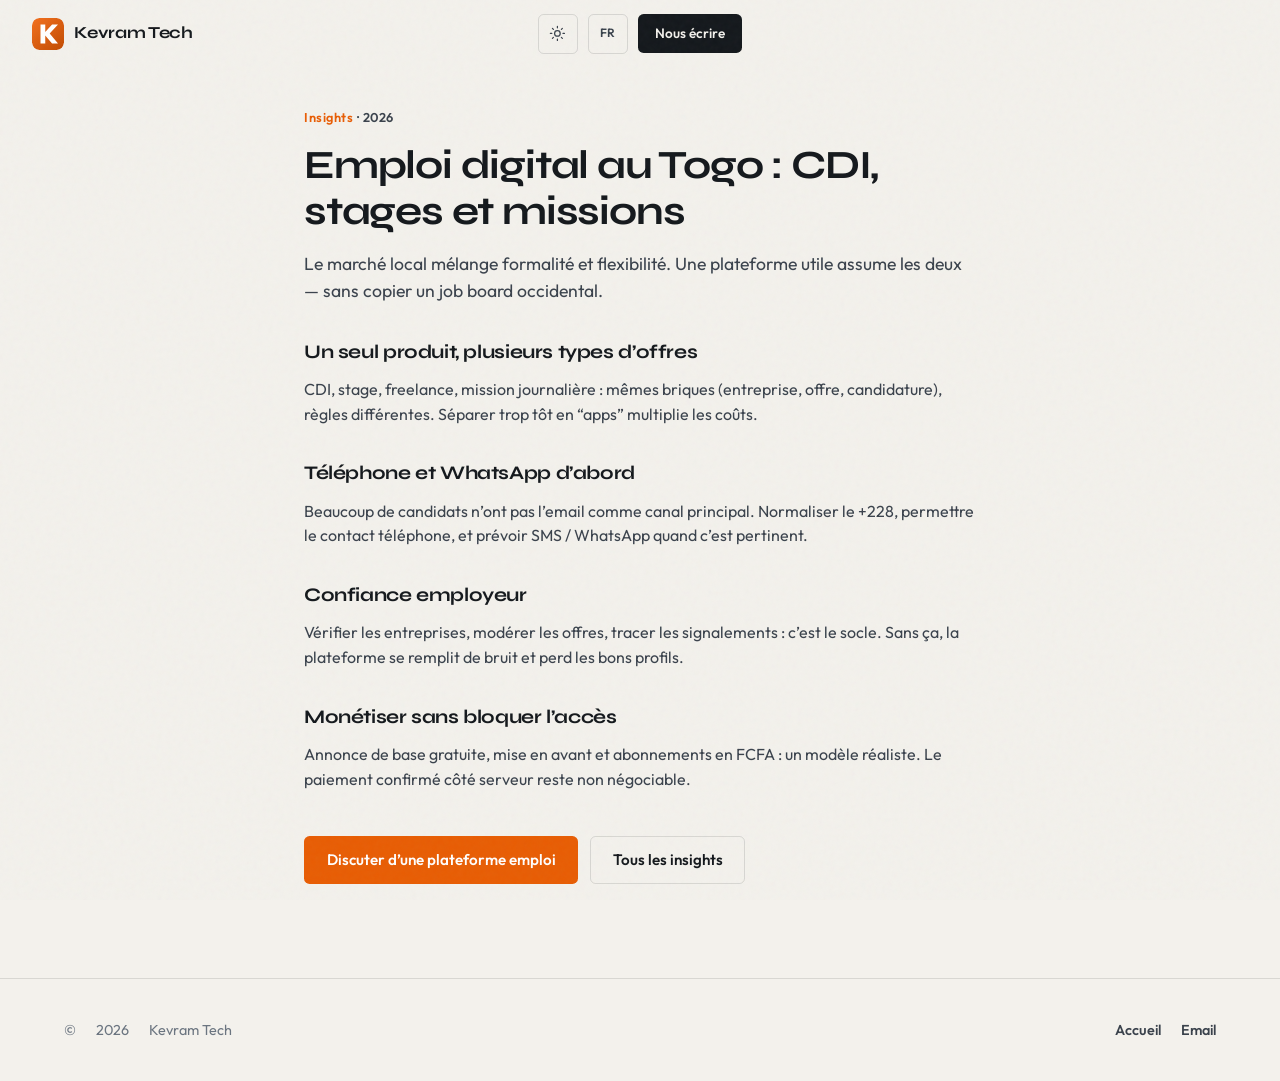
<file: insights/emploi-digital-togo.html>
<!DOCTYPE html>
<html lang="fr">
<head>
    <meta charset="UTF-8">
    <meta name="viewport" content="width=device-width, initial-scale=1.0">
    <title>Emploi digital au Togo : CDI, stages et missions — Kevram Tech</title>
    <meta name="description" content="Construire une plateforme d’emploi au Togo (CDI, stages, freelance, missions) qui respecte WhatsApp, le téléphone et la confiance locale. Analyse Kevram Tech.">
    <meta name="robots" content="index,follow">
    <link rel="canonical" href="https://kevram.tech/insights/emploi-digital-togo.html">
    <meta property="og:type" content="article">
    <meta property="og:title" content="Emploi digital au Togo : CDI, stages et missions">
    <meta property="og:description" content="Formaliser un marché hybride sans ignorer les usages locaux — Kevram Tech.">
    <meta property="og:url" content="https://kevram.tech/insights/emploi-digital-togo.html">
    <meta property="og:image" content="https://kevram.tech/og-image.png">
    <meta property="og:site_name" content="Kevram Tech">
    <meta name="twitter:card" content="summary_large_image">
    <meta name="twitter:image" content="https://kevram.tech/og-image.png">
    <script type="application/ld+json">
    {
      "@context": "https://schema.org",
      "@type": "Article",
      "headline": "Emploi digital au Togo : CDI, stages et missions",
      "description": "Construire une plateforme d’emploi au Togo qui respecte WhatsApp, le téléphone et la confiance locale.",
      "author": { "@type": "Organization", "name": "Kevram Tech" },
      "publisher": {
        "@type": "Organization",
        "name": "Kevram Tech",
        "logo": { "@type": "ImageObject", "url": "https://kevram.tech/logo.svg" }
      },
      "mainEntityOfPage": "https://kevram.tech/insights/emploi-digital-togo.html",
      "image": "https://kevram.tech/og-image.png",
      "inLanguage": "fr"
    }
    </script>
    <script>
        (() => {
            const stored = localStorage.getItem("kevram-theme");
            const theme = stored === "light" || stored === "dark"
                ? stored
                : (window.matchMedia("(prefers-color-scheme: dark)").matches ? "dark" : "light");
            document.documentElement.setAttribute("data-theme", theme);
        })();
    </script>
    <link rel="preconnect" href="https://fonts.googleapis.com">
    <link rel="preconnect" href="https://fonts.gstatic.com" crossorigin>
    <link href="https://fonts.googleapis.com/css2?family=Outfit:wght@300;400;500;600;700&family=Syne:wght@600;700;800&display=swap" rel="stylesheet">
    <link rel="stylesheet" href="../styles.css">
    <link rel="icon" href="../logo.svg" type="image/svg+xml">
</head>
<body>
    <div class="noise" aria-hidden="true"></div>
    <header class="site-header is-scrolled">
        <a href="../index.html" class="brand-mark">
            <img src="../logo.svg" alt="" class="brand-logo" width="32" height="32">
            <span>Kevram Tech</span>
        </a>
        <div class="header-end">
            <button type="button" id="theme-toggle" class="theme-btn" aria-label="Thème">
                <svg class="icon-sun" viewBox="0 0 24 24" aria-hidden="true"><circle cx="12" cy="12" r="4"></circle><path d="M12 2v2M12 20v2M4.9 4.9l1.4 1.4M17.7 17.7l1.4 1.4M2 12h2M20 12h2M4.9 19.1l1.4-1.4M17.7 6.3l1.4-1.4"></path></svg>
                <svg class="icon-moon" viewBox="0 0 24 24" aria-hidden="true"><path d="M21 14.5A8.5 8.5 0 1 1 9.5 3 7 7 0 0 0 21 14.5z"></path></svg>
            </button>
            <button type="button" id="language-toggle" class="lang-btn" aria-label="Langue"><span class="current-lang">FR</span></button>
            <a href="../index.html#contact" class="btn btn-nav" data-fr="Nous écrire" data-en="Contact us">Nous écrire</a>
        </div>
    </header>
    <main class="article-page">
        <article class="container article">
            <p class="article-kicker"><a href="../index.html#insights">Insights</a> · 2026</p>
            <h1 data-fr="Emploi digital au Togo : CDI, stages et missions" data-en="Digital work in Togo: jobs, internships, and gigs">Emploi digital au Togo : CDI, stages et missions</h1>
            <p class="article-lead" data-fr="Le marché local mélange formalité et flexibilité. Une plateforme utile assume les deux — sans copier un job board occidental." data-en="The local market mixes formality and flexibility. A useful platform embraces both — without copying a Western job board.">
                Le marché local mélange formalité et flexibilité. Une plateforme utile assume les deux — sans copier un job board occidental.
            </p>

            <h2 data-fr="Un seul produit, plusieurs types d’offres" data-en="One product, many opportunity types">Un seul produit, plusieurs types d’offres</h2>
            <p data-fr="CDI, stage, freelance, mission journalière : mêmes briques (entreprise, offre, candidature), règles différentes. Séparer trop tôt en “apps” multiplie les coûts." data-en="Full-time, internship, freelance, day gigs: same building blocks (company, offer, application), different rules. Splitting into separate apps too early multiplies cost.">
                CDI, stage, freelance, mission journalière : mêmes briques (entreprise, offre, candidature), règles différentes. Séparer trop tôt en “apps” multiplie les coûts.
            </p>

            <h2 data-fr="Téléphone et WhatsApp d’abord" data-en="Phone and WhatsApp first">Téléphone et WhatsApp d’abord</h2>
            <p data-fr="Beaucoup de candidats n’ont pas l’email comme canal principal. Normaliser le +228, permettre le contact téléphone, et prévoir SMS / WhatsApp quand c’est pertinent." data-en="Many candidates do not treat email as primary. Normalize +228, allow phone contact, and plan SMS/WhatsApp when it matters.">
                Beaucoup de candidats n’ont pas l’email comme canal principal. Normaliser le +228, permettre le contact téléphone, et prévoir SMS / WhatsApp quand c’est pertinent.
            </p>

            <h2 data-fr="Confiance employeur" data-en="Employer trust">Confiance employeur</h2>
            <p data-fr="Vérifier les entreprises, modérer les offres, tracer les signalements : c’est le socle. Sans ça, la plateforme se remplit de bruit et perd les bons profils." data-en="Verify companies, moderate offers, track reports: that is the foundation. Without it, the platform fills with noise and loses strong candidates.">
                Vérifier les entreprises, modérer les offres, tracer les signalements : c’est le socle. Sans ça, la plateforme se remplit de bruit et perd les bons profils.
            </p>

            <h2 data-fr="Monétiser sans bloquer l’accès" data-en="Monetize without blocking access">Monétiser sans bloquer l’accès</h2>
            <p data-fr="Annonce de base gratuite, mise en avant et abonnements en FCFA : un modèle réaliste. Le paiement confirmé côté serveur reste non négociable." data-en="Free basic listings, paid featuring and subscriptions in FCFA: a realistic model. Server-side payment confirmation remains non-negotiable.">
                Annonce de base gratuite, mise en avant et abonnements en FCFA : un modèle réaliste. Le paiement confirmé côté serveur reste non négociable.
            </p>

            <p class="article-cta">
                <a class="btn btn-primary" href="../index.html#contact" data-fr="Discuter d’une plateforme emploi" data-en="Discuss a jobs platform">Discuter d’une plateforme emploi</a>
                <a class="btn btn-ghost" href="../index.html#insights" data-fr="Tous les insights" data-en="All insights">Tous les insights</a>
            </p>
        </article>
    </main>
    <footer class="site-footer">
        <div class="container footer-inner">
            <p class="footer-meta">&copy; <span id="year">2026</span> Kevram Tech</p>
            <div class="footer-links">
                <a href="../index.html">Accueil</a>
                <a href="mailto:manager@kevram.tech">Email</a>
            </div>
        </div>
    </footer>
    <script src="../script.js"></script>
</body>
</html>
</file>
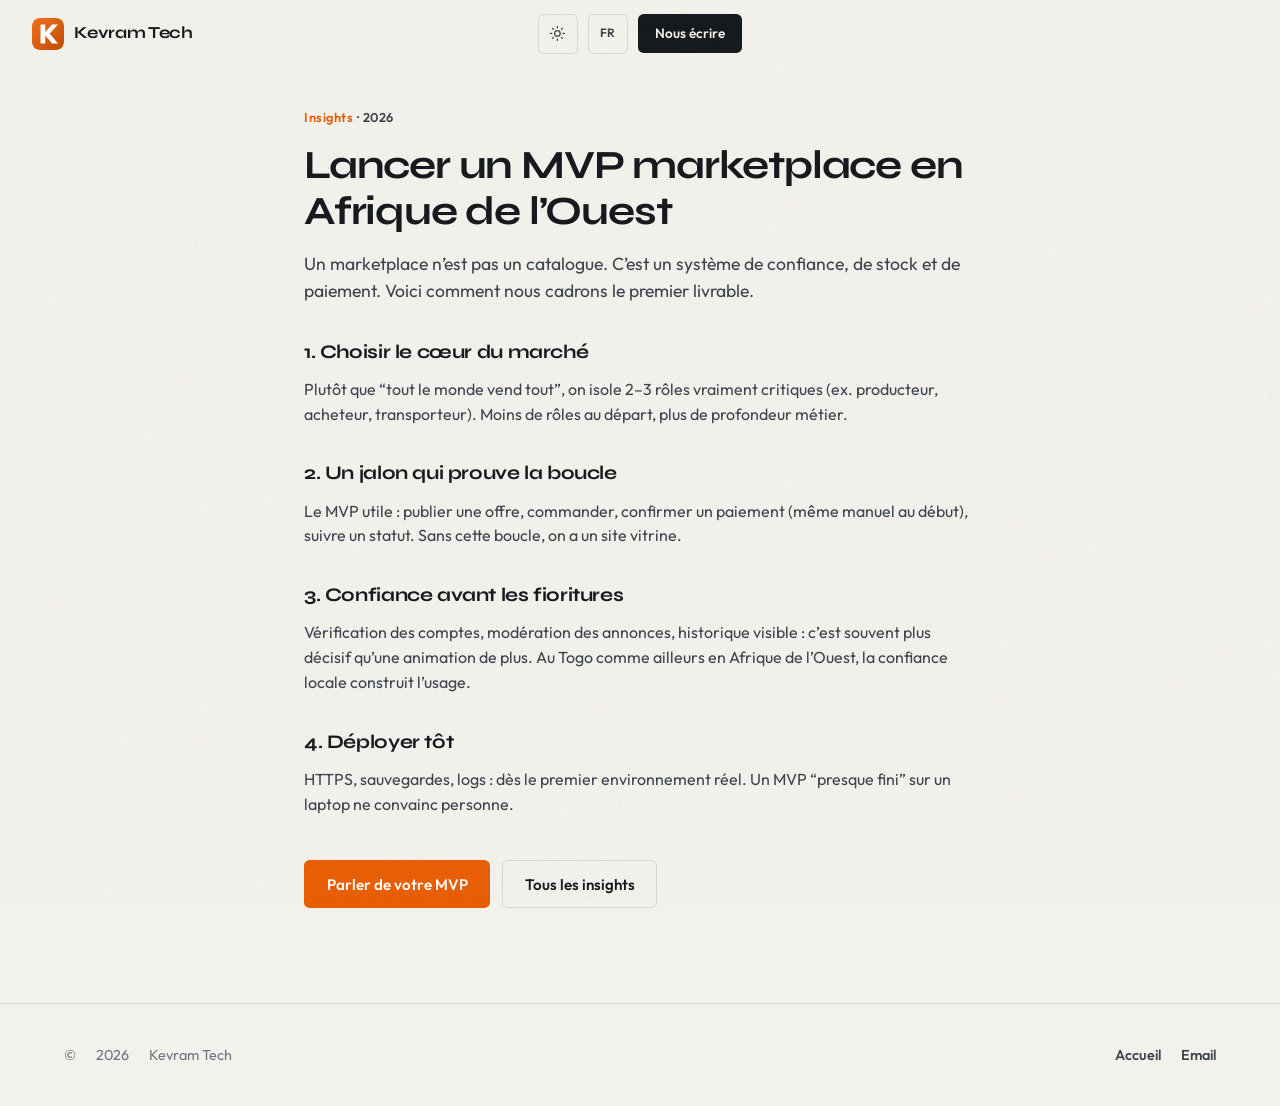
<file: insights/mvp-marketplace-afrique.html>
<!DOCTYPE html>
<html lang="fr">
<head>
    <meta charset="UTF-8">
    <meta name="viewport" content="width=device-width, initial-scale=1.0">
    <title>Lancer un MVP marketplace en Afrique de l’Ouest — Kevram Tech</title>
    <meta name="description" content="Comment cadrer un MVP marketplace en Afrique de l’Ouest : rôles, jalons, paiements FCFA/Mobile Money et mise en production. Guide Kevram Tech (Lomé).">
    <meta name="robots" content="index,follow">
    <link rel="canonical" href="https://kevram.tech/insights/mvp-marketplace-afrique.html">
    <meta property="og:type" content="article">
    <meta property="og:title" content="Lancer un MVP marketplace en Afrique de l’Ouest">
    <meta property="og:description" content="Cadrage, rôles critiques et premier jalon livrable — le regard de Kevram Tech.">
    <meta property="og:url" content="https://kevram.tech/insights/mvp-marketplace-afrique.html">
    <meta property="og:image" content="https://kevram.tech/og-image.png">
    <meta property="og:site_name" content="Kevram Tech">
    <meta name="twitter:card" content="summary_large_image">
    <meta name="twitter:image" content="https://kevram.tech/og-image.png">
    <script type="application/ld+json">
    {
      "@context": "https://schema.org",
      "@type": "Article",
      "headline": "Lancer un MVP marketplace en Afrique de l’Ouest",
      "description": "Comment cadrer un MVP marketplace en Afrique de l’Ouest : rôles, jalons, paiements et mise en production.",
      "author": { "@type": "Organization", "name": "Kevram Tech" },
      "publisher": {
        "@type": "Organization",
        "name": "Kevram Tech",
        "logo": { "@type": "ImageObject", "url": "https://kevram.tech/logo.svg" }
      },
      "mainEntityOfPage": "https://kevram.tech/insights/mvp-marketplace-afrique.html",
      "image": "https://kevram.tech/og-image.png",
      "inLanguage": "fr"
    }
    </script>
    <script>
        (() => {
            const stored = localStorage.getItem("kevram-theme");
            const theme = stored === "light" || stored === "dark"
                ? stored
                : (window.matchMedia("(prefers-color-scheme: dark)").matches ? "dark" : "light");
            document.documentElement.setAttribute("data-theme", theme);
        })();
    </script>
    <link rel="preconnect" href="https://fonts.googleapis.com">
    <link rel="preconnect" href="https://fonts.gstatic.com" crossorigin>
    <link href="https://fonts.googleapis.com/css2?family=Outfit:wght@300;400;500;600;700&family=Syne:wght@600;700;800&display=swap" rel="stylesheet">
    <link rel="stylesheet" href="../styles.css">
    <link rel="icon" href="../logo.svg" type="image/svg+xml">
</head>
<body>
    <div class="noise" aria-hidden="true"></div>
    <header class="site-header is-scrolled">
        <a href="../index.html" class="brand-mark">
            <img src="../logo.svg" alt="" class="brand-logo" width="32" height="32">
            <span>Kevram Tech</span>
        </a>
        <div class="header-end">
            <button type="button" id="theme-toggle" class="theme-btn" aria-label="Thème">
                <svg class="icon-sun" viewBox="0 0 24 24" aria-hidden="true"><circle cx="12" cy="12" r="4"></circle><path d="M12 2v2M12 20v2M4.9 4.9l1.4 1.4M17.7 17.7l1.4 1.4M2 12h2M20 12h2M4.9 19.1l1.4-1.4M17.7 6.3l1.4-1.4"></path></svg>
                <svg class="icon-moon" viewBox="0 0 24 24" aria-hidden="true"><path d="M21 14.5A8.5 8.5 0 1 1 9.5 3 7 7 0 0 0 21 14.5z"></path></svg>
            </button>
            <button type="button" id="language-toggle" class="lang-btn" aria-label="Langue"><span class="current-lang">FR</span></button>
            <a href="../index.html#contact" class="btn btn-nav" data-fr="Nous écrire" data-en="Contact us">Nous écrire</a>
        </div>
    </header>
    <main class="article-page">
        <article class="container article">
            <p class="article-kicker"><a href="../index.html#insights">Insights</a> · 2026</p>
            <h1 data-fr="Lancer un MVP marketplace en Afrique de l’Ouest" data-en="Launching a marketplace MVP in West Africa">Lancer un MVP marketplace en Afrique de l’Ouest</h1>
            <p class="article-lead" data-fr="Un marketplace n’est pas un catalogue. C’est un système de confiance, de stock et de paiement. Voici comment nous cadrons le premier livrable." data-en="A marketplace is not a catalog. It is a system of trust, stock, and payment. Here is how we scope the first shippable release.">
                Un marketplace n’est pas un catalogue. C’est un système de confiance, de stock et de paiement. Voici comment nous cadrons le premier livrable.
            </p>

            <h2 data-fr="1. Choisir le cœur du marché" data-en="1. Choose the market core">1. Choisir le cœur du marché</h2>
            <p data-fr="Plutôt que “tout le monde vend tout”, on isole 2–3 rôles vraiment critiques (ex. producteur, acheteur, transporteur). Moins de rôles au départ, plus de profondeur métier." data-en="Instead of “everyone sells everything”, isolate 2–3 critical roles (e.g. producer, buyer, transporter). Fewer roles early means deeper domain fit.">
                Plutôt que “tout le monde vend tout”, on isole 2–3 rôles vraiment critiques (ex. producteur, acheteur, transporteur). Moins de rôles au départ, plus de profondeur métier.
            </p>

            <h2 data-fr="2. Un jalon qui prouve la boucle" data-en="2. A milestone that proves the loop">2. Un jalon qui prouve la boucle</h2>
            <p data-fr="Le MVP utile : publier une offre, commander, confirmer un paiement (même manuel au début), suivre un statut. Sans cette boucle, on a un site vitrine." data-en="A useful MVP: publish an offer, place an order, confirm a payment (even manually at first), track status. Without that loop, you only have a brochure site.">
                Le MVP utile : publier une offre, commander, confirmer un paiement (même manuel au début), suivre un statut. Sans cette boucle, on a un site vitrine.
            </p>

            <h2 data-fr="3. Confiance avant les fioritures" data-en="3. Trust before polish">3. Confiance avant les fioritures</h2>
            <p data-fr="Vérification des comptes, modération des annonces, historique visible : c’est souvent plus décisif qu’une animation de plus. Au Togo comme ailleurs en Afrique de l’Ouest, la confiance locale construit l’usage." data-en="Account verification, listing moderation, visible history: often more decisive than another animation. In Togo and across West Africa, local trust drives adoption.">
                Vérification des comptes, modération des annonces, historique visible : c’est souvent plus décisif qu’une animation de plus. Au Togo comme ailleurs en Afrique de l’Ouest, la confiance locale construit l’usage.
            </p>

            <h2 data-fr="4. Déployer tôt" data-en="4. Deploy early">4. Déployer tôt</h2>
            <p data-fr="HTTPS, sauvegardes, logs : dès le premier environnement réel. Un MVP “presque fini” sur un laptop ne convainc personne." data-en="HTTPS, backups, logs: from the first real environment. An “almost done” MVP on a laptop convinces no one.">
                HTTPS, sauvegardes, logs : dès le premier environnement réel. Un MVP “presque fini” sur un laptop ne convainc personne.
            </p>

            <p class="article-cta">
                <a class="btn btn-primary" href="../index.html#contact" data-fr="Parler de votre MVP" data-en="Talk about your MVP">Parler de votre MVP</a>
                <a class="btn btn-ghost" href="../index.html#insights" data-fr="Tous les insights" data-en="All insights">Tous les insights</a>
            </p>
        </article>
    </main>
    <footer class="site-footer">
        <div class="container footer-inner">
            <p class="footer-meta">&copy; <span id="year">2026</span> Kevram Tech</p>
            <div class="footer-links">
                <a href="../index.html">Accueil</a>
                <a href="mailto:manager@kevram.tech">Email</a>
            </div>
        </div>
    </footer>
    <script src="../script.js"></script>
</body>
</html>
</file>
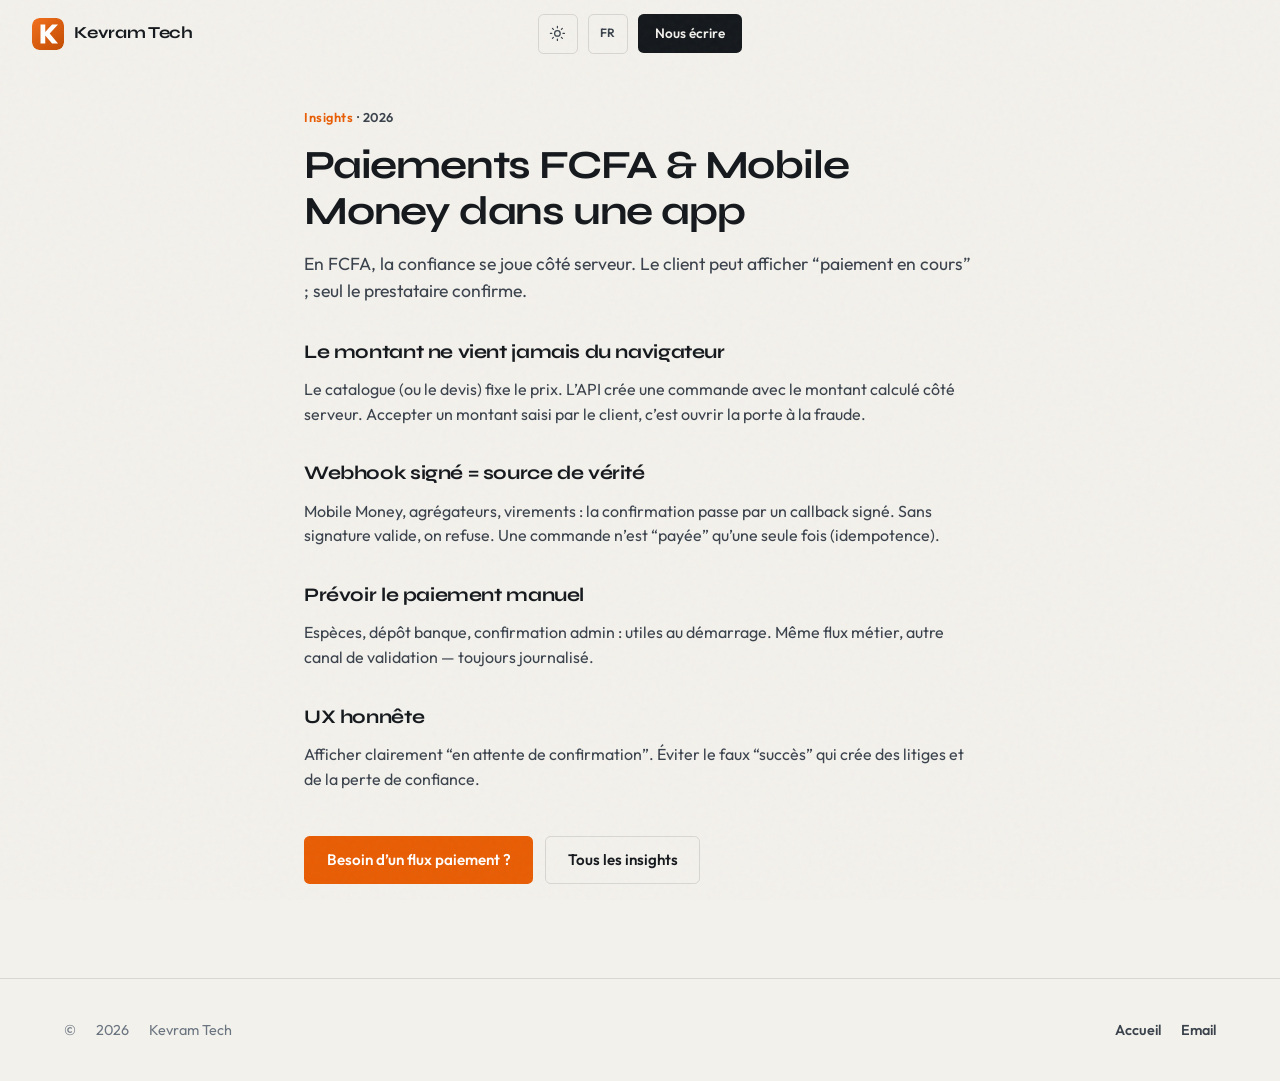
<file: insights/paiements-fcfa-mobile-money.html>
<!DOCTYPE html>
<html lang="fr">
<head>
    <meta charset="UTF-8">
    <meta name="viewport" content="width=device-width, initial-scale=1.0">
    <title>Paiements FCFA &amp; Mobile Money dans une app — Kevram Tech</title>
    <meta name="description" content="Intégrer les paiements FCFA et Mobile Money dans une application : webhooks, idempotence, montants serveur et pièges à éviter. Guide Kevram Tech.">
    <meta name="robots" content="index,follow">
    <link rel="canonical" href="https://kevram.tech/insights/paiements-fcfa-mobile-money.html">
    <meta property="og:type" content="article">
    <meta property="og:title" content="Paiements FCFA &amp; Mobile Money dans une app">
    <meta property="og:description" content="Webhook prestataire, confirmation unique, montants serveur — bonnes pratiques Kevram Tech.">
    <meta property="og:url" content="https://kevram.tech/insights/paiements-fcfa-mobile-money.html">
    <meta property="og:image" content="https://kevram.tech/og-image.png">
    <meta property="og:site_name" content="Kevram Tech">
    <meta name="twitter:card" content="summary_large_image">
    <meta name="twitter:image" content="https://kevram.tech/og-image.png">
    <script type="application/ld+json">
    {
      "@context": "https://schema.org",
      "@type": "Article",
      "headline": "Paiements FCFA & Mobile Money dans une app",
      "description": "Intégrer les paiements FCFA et Mobile Money : webhooks, idempotence et pièges à éviter.",
      "author": { "@type": "Organization", "name": "Kevram Tech" },
      "publisher": {
        "@type": "Organization",
        "name": "Kevram Tech",
        "logo": { "@type": "ImageObject", "url": "https://kevram.tech/logo.svg" }
      },
      "mainEntityOfPage": "https://kevram.tech/insights/paiements-fcfa-mobile-money.html",
      "image": "https://kevram.tech/og-image.png",
      "inLanguage": "fr"
    }
    </script>
    <script>
        (() => {
            const stored = localStorage.getItem("kevram-theme");
            const theme = stored === "light" || stored === "dark"
                ? stored
                : (window.matchMedia("(prefers-color-scheme: dark)").matches ? "dark" : "light");
            document.documentElement.setAttribute("data-theme", theme);
        })();
    </script>
    <link rel="preconnect" href="https://fonts.googleapis.com">
    <link rel="preconnect" href="https://fonts.gstatic.com" crossorigin>
    <link href="https://fonts.googleapis.com/css2?family=Outfit:wght@300;400;500;600;700&family=Syne:wght@600;700;800&display=swap" rel="stylesheet">
    <link rel="stylesheet" href="../styles.css">
    <link rel="icon" href="../logo.svg" type="image/svg+xml">
</head>
<body>
    <div class="noise" aria-hidden="true"></div>
    <header class="site-header is-scrolled">
        <a href="../index.html" class="brand-mark">
            <img src="../logo.svg" alt="" class="brand-logo" width="32" height="32">
            <span>Kevram Tech</span>
        </a>
        <div class="header-end">
            <button type="button" id="theme-toggle" class="theme-btn" aria-label="Thème">
                <svg class="icon-sun" viewBox="0 0 24 24" aria-hidden="true"><circle cx="12" cy="12" r="4"></circle><path d="M12 2v2M12 20v2M4.9 4.9l1.4 1.4M17.7 17.7l1.4 1.4M2 12h2M20 12h2M4.9 19.1l1.4-1.4M17.7 6.3l1.4-1.4"></path></svg>
                <svg class="icon-moon" viewBox="0 0 24 24" aria-hidden="true"><path d="M21 14.5A8.5 8.5 0 1 1 9.5 3 7 7 0 0 0 21 14.5z"></path></svg>
            </button>
            <button type="button" id="language-toggle" class="lang-btn" aria-label="Langue"><span class="current-lang">FR</span></button>
            <a href="../index.html#contact" class="btn btn-nav" data-fr="Nous écrire" data-en="Contact us">Nous écrire</a>
        </div>
    </header>
    <main class="article-page">
        <article class="container article">
            <p class="article-kicker"><a href="../index.html#insights">Insights</a> · 2026</p>
            <h1 data-fr="Paiements FCFA &amp; Mobile Money dans une app" data-en="FCFA payments &amp; Mobile Money in an app">Paiements FCFA &amp; Mobile Money dans une app</h1>
            <p class="article-lead" data-fr="En FCFA, la confiance se joue côté serveur. Le client peut afficher “paiement en cours” ; seul le prestataire confirme." data-en="With FCFA, trust lives on the server. The client may show “payment pending”; only the provider confirms.">
                En FCFA, la confiance se joue côté serveur. Le client peut afficher “paiement en cours” ; seul le prestataire confirme.
            </p>

            <h2 data-fr="Le montant ne vient jamais du navigateur" data-en="Never take the amount from the browser">Le montant ne vient jamais du navigateur</h2>
            <p data-fr="Le catalogue (ou le devis) fixe le prix. L’API crée une commande avec le montant calculé côté serveur. Accepter un montant saisi par le client, c’est ouvrir la porte à la fraude." data-en="The catalogue (or quote) sets the price. The API creates an order with a server-side amount. Accepting a client-sent amount invites fraud.">
                Le catalogue (ou le devis) fixe le prix. L’API crée une commande avec le montant calculé côté serveur. Accepter un montant saisi par le client, c’est ouvrir la porte à la fraude.
            </p>

            <h2 data-fr="Webhook signé = source de vérité" data-en="Signed webhook = source of truth">Webhook signé = source de vérité</h2>
            <p data-fr="Mobile Money, agrégateurs, virements : la confirmation passe par un callback signé. Sans signature valide, on refuse. Une commande n’est “payée” qu’une seule fois (idempotence)." data-en="Mobile Money, aggregators, transfers: confirmation comes through a signed callback. Invalid signatures are rejected. An order is marked paid only once (idempotency).">
                Mobile Money, agrégateurs, virements : la confirmation passe par un callback signé. Sans signature valide, on refuse. Une commande n’est “payée” qu’une seule fois (idempotence).
            </p>

            <h2 data-fr="Prévoir le paiement manuel" data-en="Plan for manual payment">Prévoir le paiement manuel</h2>
            <p data-fr="Espèces, dépôt banque, confirmation admin : utiles au démarrage. Même flux métier, autre canal de validation — toujours journalisé." data-en="Cash, bank deposit, admin confirmation: useful early on. Same business flow, different validation channel — always audited.">
                Espèces, dépôt banque, confirmation admin : utiles au démarrage. Même flux métier, autre canal de validation — toujours journalisé.
            </p>

            <h2 data-fr="UX honnête" data-en="Honest UX">UX honnête</h2>
            <p data-fr="Afficher clairement “en attente de confirmation”. Éviter le faux “succès” qui crée des litiges et de la perte de confiance." data-en="Clearly show “awaiting confirmation”. Avoid a fake “success” that creates disputes and erodes trust.">
                Afficher clairement “en attente de confirmation”. Éviter le faux “succès” qui crée des litiges et de la perte de confiance.
            </p>

            <p class="article-cta">
                <a class="btn btn-primary" href="../index.html#contact" data-fr="Besoin d’un flux paiement ?" data-en="Need a payment flow?">Besoin d’un flux paiement ?</a>
                <a class="btn btn-ghost" href="../index.html#insights" data-fr="Tous les insights" data-en="All insights">Tous les insights</a>
            </p>
        </article>
    </main>
    <footer class="site-footer">
        <div class="container footer-inner">
            <p class="footer-meta">&copy; <span id="year">2026</span> Kevram Tech</p>
            <div class="footer-links">
                <a href="../index.html">Accueil</a>
                <a href="mailto:manager@kevram.tech">Email</a>
            </div>
        </div>
    </footer>
    <script src="../script.js"></script>
</body>
</html>
</file>
<file: styles.css>
/* Kevram Tech — redesign */
*,
*::before,
*::after {
    margin: 0;
    padding: 0;
    box-sizing: border-box;
}

:root {
    --ink: #14181c;
    --ink-soft: #3a424c;
    --mute: #6b7580;
    --paper: #f3f1ec;
    --paper-2: #e8ecef;
    --line: rgba(20, 24, 28, 0.12);
    --accent: #e85d04;
    --accent-deep: #c44d03;
    --mist-a: #c5d4de;
    --mist-b: #dfe6e2;
    --mist-c: #f0ebe3;
    --hero-mid: #d7e0e6;
    --hero-end: #ebe6df;
    --orb-a: #9eb8c8;
    --orb-b: #d4c4b0;
    --about-glow: #d5e0e6;
    --contact-end: #e4eaee;
    --surface: color-mix(in srgb, white 70%, transparent);
    --surface-solid: #fff;
    --row-hover: color-mix(in srgb, white 45%, transparent);
    --noise-opacity: 0.035;
    --font-display: "Syne", sans-serif;
    --font-body: "Outfit", sans-serif;
    --ease: cubic-bezier(0.22, 1, 0.36, 1);
    --header-h: 4.25rem;
    --max: 72rem;
    color-scheme: light;
}

[data-theme="dark"] {
    --ink: #e9eef2;
    --ink-soft: #b4bec8;
    --mute: #87919c;
    --paper: #101418;
    --paper-2: #161c22;
    --line: rgba(233, 238, 242, 0.12);
    --accent: #f06d1a;
    --accent-deep: #ff8538;
    --mist-a: #1c2a34;
    --mist-b: #243038;
    --mist-c: #1a2228;
    --hero-mid: #141c22;
    --hero-end: #12161a;
    --orb-a: #2a4454;
    --orb-b: #3a3228;
    --about-glow: #1a2830;
    --contact-end: #141a20;
    --surface: color-mix(in srgb, white 6%, transparent);
    --surface-solid: #1a2026;
    --row-hover: color-mix(in srgb, white 5%, transparent);
    --noise-opacity: 0.05;
    color-scheme: dark;
}

html {
    scroll-behavior: smooth;
}

body {
    font-family: var(--font-body);
    color: var(--ink);
    background: var(--paper);
    line-height: 1.55;
    overflow-x: hidden;
    -webkit-font-smoothing: antialiased;
    transition: background-color 0.35s var(--ease), color 0.35s var(--ease);
}

img {
    max-width: 100%;
    display: block;
}

a {
    color: inherit;
    text-decoration: none;
}

button,
input,
textarea {
    font: inherit;
    color: inherit;
}

.noise {
    pointer-events: none;
    position: fixed;
    inset: 0;
    z-index: 9998;
    opacity: var(--noise-opacity);
    background-image: url("data:image/svg+xml,%3Csvg viewBox='0 0 200 200' xmlns='http://www.w3.org/2000/svg'%3E%3Cfilter id='n'%3E%3CfeTurbulence type='fractalNoise' baseFrequency='0.85' numOctaves='4' stitchTiles='stitch'/%3E%3C/filter%3E%3Crect width='100%25' height='100%25' filter='url(%23n)'/%3E%3C/svg%3E");
}

.container {
    width: min(100% - 2.5rem, var(--max));
    margin-inline: auto;
}

/* Header */
.site-header {
    position: fixed;
    top: 0;
    left: 0;
    right: 0;
    z-index: 100;
    height: var(--header-h);
    display: grid;
    grid-template-columns: 1fr auto 1fr;
    align-items: center;
    gap: 1rem;
    padding: 0 1.5rem;
    background: transparent;
    transition: background 0.35s var(--ease), border-color 0.35s var(--ease);
    border-bottom: 1px solid transparent;
}

.site-header.is-scrolled {
    background: color-mix(in srgb, var(--paper) 88%, transparent);
    backdrop-filter: blur(12px);
    border-bottom-color: var(--line);
}

.brand-mark {
    display: inline-flex;
    align-items: center;
    gap: 0.65rem;
    font-family: var(--font-display);
    font-weight: 700;
    font-size: 1.05rem;
    letter-spacing: -0.02em;
    justify-self: start;
}

.brand-logo {
    width: 2rem;
    height: 2rem;
    border-radius: 0.45rem;
    flex-shrink: 0;
}

.brand-logo--sm {
    width: 1.5rem;
    height: 1.5rem;
    border-radius: 0.35rem;
}


.nav {
    display: none;
    gap: 1.75rem;
}

.nav a {
    font-size: 0.9rem;
    color: var(--ink-soft);
    transition: color 0.2s ease;
}

.nav a:hover {
    color: var(--ink);
}

.header-end {
    display: flex;
    align-items: center;
    gap: 0.65rem;
    justify-self: end;
}

.header-actions {
    display: none;
    align-items: center;
    gap: 0.75rem;
}

.lang-btn,
.theme-btn {
    border: 1px solid var(--line);
    background: transparent;
    width: 2.5rem;
    height: 2.5rem;
    border-radius: 0.35rem;
    cursor: pointer;
    font-size: 0.75rem;
    font-weight: 600;
    letter-spacing: 0.04em;
    transition: border-color 0.2s ease, background 0.2s ease, color 0.2s ease;
    display: inline-flex;
    align-items: center;
    justify-content: center;
    color: var(--ink-soft);
}

.lang-btn:hover,
.theme-btn:hover {
    border-color: var(--ink);
    color: var(--ink);
}

.theme-btn svg {
    width: 1.05rem;
    height: 1.05rem;
    fill: none;
    stroke: currentColor;
    stroke-width: 1.75;
    stroke-linecap: round;
    stroke-linejoin: round;
}

.theme-btn .icon-moon {
    display: none;
}

[data-theme="dark"] .theme-btn .icon-sun {
    display: none;
}

[data-theme="dark"] .theme-btn .icon-moon {
    display: block;
}

.menu-toggle {
    justify-self: end;
    width: 2.5rem;
    height: 2.5rem;
    border: 0;
    background: transparent;
    display: flex;
    flex-direction: column;
    justify-content: center;
    gap: 0.4rem;
    cursor: pointer;
}

.menu-toggle span {
    display: block;
    height: 2px;
    width: 100%;
    background: var(--ink);
    transition: transform 0.3s var(--ease);
}

.menu-toggle[aria-expanded="true"] span:first-child {
    transform: translateY(4.5px) rotate(45deg);
}

.menu-toggle[aria-expanded="true"] span:last-child {
    transform: translateY(-4.5px) rotate(-45deg);
}

.mobile-nav {
    position: fixed;
    inset: var(--header-h) 0 0 0;
    z-index: 99;
    background: color-mix(in srgb, var(--paper) 96%, transparent);
    backdrop-filter: blur(16px);
    display: flex;
    flex-direction: column;
    gap: 0.25rem;
    padding: 2rem 1.5rem;
}

.mobile-nav[hidden] {
    display: none;
}

.mobile-nav a {
    font-family: var(--font-display);
    font-size: 1.75rem;
    font-weight: 700;
    padding: 0.6rem 0;
    border-bottom: 1px solid var(--line);
}

.mobile-nav .btn {
    margin-top: 1.5rem;
    text-align: center;
    border-bottom: 0;
    font-family: var(--font-body);
    font-size: 1rem;
}

/* Buttons */
.btn {
    display: inline-flex;
    align-items: center;
    justify-content: center;
    gap: 0.5rem;
    min-height: 2.85rem;
    padding: 0.7rem 1.35rem;
    border-radius: 0.35rem;
    font-weight: 560;
    font-size: 0.95rem;
    border: 1px solid transparent;
    cursor: pointer;
    transition: transform 0.25s var(--ease), background 0.25s ease, color 0.25s ease, border-color 0.25s ease;
}

.btn:hover {
    transform: translateY(-1px);
}

.btn:disabled {
    opacity: 0.65;
    cursor: wait;
    transform: none;
}

.btn-primary {
    background: var(--accent);
    color: #fff;
}

.btn-primary:hover {
    background: var(--accent-deep);
}

.btn-ghost {
    background: transparent;
    border-color: var(--line);
    color: var(--ink);
}

.btn-ghost:hover {
    border-color: var(--ink);
}

.btn-nav {
    background: var(--ink);
    color: var(--paper);
    min-height: 2.4rem;
    padding: 0.5rem 1rem;
    font-size: 0.85rem;
}

.btn-nav:hover {
    background: var(--accent);
}

/* Hero */
.hero {
    position: relative;
    min-height: 100svh;
    display: flex;
    align-items: flex-end;
    padding: calc(var(--header-h) + 2rem) 0 4rem;
    overflow: hidden;
    isolation: isolate;
}

.hero-atmosphere {
    position: absolute;
    inset: 0;
    z-index: -2;
    background:
        radial-gradient(ellipse 80% 60% at 15% 20%, var(--mist-a) 0%, transparent 55%),
        radial-gradient(ellipse 70% 50% at 85% 30%, var(--mist-b) 0%, transparent 50%),
        radial-gradient(ellipse 60% 45% at 50% 90%, var(--mist-c) 0%, transparent 55%),
        linear-gradient(165deg, var(--hero-mid) 0%, var(--paper) 48%, var(--hero-end) 100%);
}

.hero-canvas {
    position: absolute;
    inset: 0;
    z-index: -1;
    pointer-events: none;
}

.hero-canvas canvas {
    width: 100% !important;
    height: 100% !important;
    display: block;
}

.hero-canvas[data-reduced="true"] {
    display: none;
}

@media (min-width: 768px) {
    .hero-canvas {
        /* Keep text readable on the left; scene leans right */
        mask-image: linear-gradient(90deg, transparent 0%, rgba(0, 0, 0, 0.35) 28%, black 52%, black 100%);
    }
}

@media (max-width: 767px) {
    .hero-canvas {
        opacity: 0.55;
        mask-image: linear-gradient(180deg, black 0%, black 45%, transparent 88%);
    }
}

.hero-orb {
    position: absolute;
    border-radius: 50%;
    filter: blur(40px);
    opacity: 0.55;
    animation: drift 18s ease-in-out infinite alternate;
}

.hero-orb--a {
    width: min(55vw, 28rem);
    height: min(55vw, 28rem);
    top: 8%;
    right: 8%;
    background: var(--orb-a);
}

.hero-orb--b {
    width: min(45vw, 22rem);
    height: min(45vw, 22rem);
    bottom: 12%;
    left: 5%;
    background: var(--orb-b);
    animation-delay: -6s;
    animation-duration: 22s;
}

.hero-grid {
    position: absolute;
    inset: 0;
    background-image:
        linear-gradient(var(--line) 1px, transparent 1px),
        linear-gradient(90deg, var(--line) 1px, transparent 1px);
    background-size: 4.5rem 4.5rem;
    mask-image: radial-gradient(ellipse 70% 60% at 60% 40%, black 20%, transparent 75%);
    opacity: 0.55;
}

.hero-inner {
    position: relative;
    z-index: 1;
    width: min(100% - 2.5rem, var(--max));
    margin-inline: auto;
    max-width: 42rem;
    padding-bottom: 1rem;
}

.hero-brand {
    font-family: var(--font-display);
    font-weight: 800;
    font-size: clamp(3.2rem, 12vw, 7.5rem);
    line-height: 0.92;
    letter-spacing: -0.045em;
    margin-bottom: 1.25rem;
    color: var(--ink);
}

.hero-title {
    font-family: var(--font-display);
    font-weight: 650;
    font-size: clamp(1.35rem, 3.2vw, 1.85rem);
    line-height: 1.25;
    letter-spacing: -0.02em;
    color: var(--ink-soft);
    margin-bottom: 0.85rem;
    max-width: 22ch;
}

.hero-lead {
    font-size: 1.05rem;
    color: var(--mute);
    max-width: 36ch;
    margin-bottom: 1.75rem;
}

.hero-cta {
    display: flex;
    flex-wrap: wrap;
    gap: 0.75rem;
}

.hero-scroll {
    position: absolute;
    right: 1.5rem;
    bottom: 1.75rem;
    writing-mode: vertical-rl;
    font-size: 0.7rem;
    letter-spacing: 0.18em;
    text-transform: uppercase;
    color: var(--mute);
    opacity: 0.7;
}

.hero-scroll span {
    animation: pulse-y 2.4s var(--ease) infinite;
}

@keyframes drift {
    from { transform: translate(0, 0) scale(1); }
    to { transform: translate(-3%, 4%) scale(1.06); }
}

@keyframes pulse-y {
    0%, 100% { transform: translateY(0); opacity: 0.55; }
    50% { transform: translateY(8px); opacity: 1; }
}

/* Reveal motion */
.reveal {
    opacity: 0;
    transform: translateY(1.25rem);
    transition: opacity 0.7s var(--ease), transform 0.7s var(--ease);
}

.reveal.is-visible {
    opacity: 1;
    transform: translateY(0);
}

.hero .reveal {
    transition-delay: 0.05s;
}

.hero .hero-title.reveal { transition-delay: 0.15s; }
.hero .hero-lead.reveal { transition-delay: 0.25s; }
.hero .hero-cta.reveal { transition-delay: 0.35s; }

/* Sections */
.section {
    padding: 6.5rem 0;
}

.section-head {
    max-width: 36rem;
    margin-bottom: 3rem;
}

.section-head h2 {
    font-family: var(--font-display);
    font-weight: 750;
    font-size: clamp(1.85rem, 4vw, 2.75rem);
    letter-spacing: -0.03em;
    line-height: 1.1;
    margin-bottom: 0.75rem;
}

.section-head p {
    color: var(--mute);
    font-size: 1.05rem;
}

/* Services — rows, no cards */
.services {
    background:
        linear-gradient(180deg, transparent, color-mix(in srgb, var(--paper-2) 70%, transparent) 8%, var(--paper-2));
}

.service-list {
    list-style: none;
    border-top: 1px solid var(--line);
}

.service-row {
    display: grid;
    gap: 0.75rem 1.5rem;
    padding: 1.75rem 0;
    border-bottom: 1px solid var(--line);
    align-items: start;
    transition: background 0.3s ease;
}

.service-row:hover {
    background: var(--row-hover);
}

.service-index {
    font-family: var(--font-display);
    font-weight: 700;
    font-size: 0.85rem;
    color: var(--accent);
    letter-spacing: 0.04em;
}

.service-body h3 {
    font-family: var(--font-display);
    font-size: 1.35rem;
    font-weight: 700;
    letter-spacing: -0.02em;
    margin-bottom: 0.35rem;
}

.service-body p {
    color: var(--mute);
    max-width: 42ch;
}

.service-stack {
    font-size: 0.8rem;
    color: var(--ink-soft);
    letter-spacing: 0.02em;
}

/* Offers */
.offers {
    background: var(--paper-2);
}

.offer-list {
    list-style: none;
    display: grid;
    gap: 1.25rem;
}

.offer-row {
    padding: 1.5rem 0;
    border-top: 1px solid var(--line);
}

.offer-row:last-child {
    border-bottom: 1px solid var(--line);
}

.offer-row h3 {
    font-family: var(--font-display);
    font-size: 1.25rem;
    font-weight: 700;
    letter-spacing: -0.02em;
    margin-bottom: 0.4rem;
}

.offer-row p {
    color: var(--mute);
    max-width: 48ch;
}

@media (min-width: 768px) {
    .offer-list {
        grid-template-columns: 1fr 1fr;
        gap: 0 2.5rem;
    }
}

/* Works / réalisations */
.works {
    background: var(--paper);
}

.work-list {
    list-style: none;
    border-top: 1px solid var(--line);
}

.work-row {
    display: grid;
    gap: 0.75rem 1.5rem;
    padding: 1.75rem 0;
    border-bottom: 1px solid var(--line);
    align-items: start;
    transition: background 0.3s ease;
}

.work-row:hover {
    background: var(--row-hover);
}

.work-index {
    font-family: var(--font-display);
    font-weight: 700;
    font-size: 0.85rem;
    color: var(--accent);
    letter-spacing: 0.04em;
}

.work-body h3 {
    font-family: var(--font-display);
    font-size: 1.35rem;
    font-weight: 700;
    letter-spacing: -0.02em;
    margin-bottom: 0.35rem;
}

.work-body p {
    color: var(--mute);
    max-width: 46ch;
}

.work-tag {
    font-size: 0.8rem;
    font-weight: 600;
    letter-spacing: 0.03em;
    color: var(--accent);
    margin-bottom: 0.45rem !important;
}

.work-row--rich .work-body p:last-child {
    max-width: 52ch;
}

.work-meta {
    display: flex;
    flex-direction: column;
    gap: 0.65rem;
    align-items: flex-start;
}

.work-stack {
    font-size: 0.8rem;
    color: var(--ink-soft);
    letter-spacing: 0.02em;
}

.work-link {
    font-size: 0.9rem;
    font-weight: 600;
    color: var(--accent);
    border-bottom: 1px solid transparent;
    transition: border-color 0.2s ease, color 0.2s ease;
}

.work-link:hover {
    border-bottom-color: var(--accent);
}

@media (min-width: 768px) {
    .work-row {
        grid-template-columns: 3.5rem 1fr minmax(11rem, 16rem);
        align-items: center;
        padding: 2rem 0.5rem;
    }

    .work-meta {
        align-items: flex-end;
        text-align: right;
    }
}

/* Method */
.method {
    background: linear-gradient(180deg, var(--paper) 0%, var(--paper-2) 100%);
}

.method-list {
    list-style: none;
    display: flex;
    flex-direction: column;
    gap: 0;
    border-top: 1px solid var(--line);
}

.method-step {
    display: grid;
    grid-template-columns: 3.5rem 1fr;
    gap: 1rem;
    padding: 1.5rem 0;
    border-bottom: 1px solid var(--line);
    align-items: start;
}

.method-num {
    font-family: var(--font-display);
    font-weight: 700;
    font-size: 0.85rem;
    color: var(--accent);
    letter-spacing: 0.04em;
}

.method-step h3 {
    font-family: var(--font-display);
    font-size: 1.15rem;
    font-weight: 700;
    letter-spacing: -0.02em;
    margin-bottom: 0.3rem;
}

.method-step p {
    color: var(--mute);
    max-width: 44ch;
}

/* Team */
.team-grid {
    display: grid;
    gap: 1.75rem;
    margin-top: 2.5rem;
}

.team-item {
    padding-top: 1.25rem;
    border-top: 1px solid var(--line);
}

.team-item h3 {
    font-family: var(--font-display);
    font-size: 1.15rem;
    font-weight: 700;
    letter-spacing: -0.02em;
    margin-bottom: 0.25rem;
}

.team-role {
    color: var(--accent);
    font-size: 0.85rem;
    font-weight: 600;
    margin-bottom: 0.55rem;
}

.team-item p:last-child {
    color: var(--mute);
    max-width: 40ch;
}

@media (min-width: 768px) {
    .team-grid {
        grid-template-columns: 1fr 1fr;
        gap: 2.5rem;
    }
}

/* Insights */
.insights {
    background: var(--paper-2);
}

.insight-list {
    list-style: none;
    border-top: 1px solid var(--line);
}

.insight-row {
    display: grid;
    gap: 0.65rem 1.25rem;
    padding: 1.5rem 0;
    border-bottom: 1px solid var(--line);
    align-items: start;
    transition: background 0.3s ease;
}

.insight-row:hover {
    background: var(--row-hover);
}

.insight-date {
    font-family: var(--font-display);
    font-weight: 700;
    font-size: 0.8rem;
    color: var(--accent);
    letter-spacing: 0.04em;
}

.insight-body h3 {
    font-family: var(--font-display);
    font-size: 1.15rem;
    font-weight: 700;
    letter-spacing: -0.02em;
    margin-bottom: 0.35rem;
}

.insight-body h3 a:hover {
    color: var(--accent);
}

.insight-body p {
    color: var(--mute);
    max-width: 48ch;
}

.insight-link {
    font-size: 0.9rem;
    font-weight: 600;
    color: var(--accent);
    border-bottom: 1px solid transparent;
}

.insight-link:hover {
    border-bottom-color: var(--accent);
}

@media (min-width: 768px) {
    .insight-row {
        grid-template-columns: 3.5rem 1fr auto;
        align-items: center;
        padding: 1.75rem 0.5rem;
    }
}

/* Article pages */
.article-page {
    padding: calc(var(--header-h) + 2.5rem) 0 5rem;
}

.article {
    max-width: 42rem;
}

.article-kicker {
    font-size: 0.8rem;
    font-weight: 600;
    letter-spacing: 0.04em;
    color: var(--mute);
    margin-bottom: 1rem;
}

.article-kicker a {
    color: var(--accent);
}

.article h1 {
    font-family: var(--font-display);
    font-size: clamp(1.75rem, 4vw, 2.5rem);
    letter-spacing: -0.03em;
    line-height: 1.15;
    margin-bottom: 1rem;
}

.article-lead {
    font-size: 1.1rem;
    color: var(--mute);
    margin-bottom: 2.25rem;
}

.article h2 {
    font-family: var(--font-display);
    font-size: 1.2rem;
    letter-spacing: -0.02em;
    margin: 2rem 0 0.65rem;
}

.article p {
    color: var(--ink-soft);
    margin-bottom: 0.9rem;
}

.article-cta {
    display: flex;
    flex-wrap: wrap;
    gap: 0.75rem;
    margin-top: 2.75rem;
}

/* FAQ */
.faq {
    background: var(--paper);
}

.faq-list {
    display: flex;
    flex-direction: column;
    border-top: 1px solid var(--line);
}

.faq-item {
    border-bottom: 1px solid var(--line);
    padding: 0.35rem 0;
}

.faq-item summary {
    font-family: var(--font-display);
    font-weight: 650;
    font-size: 1.05rem;
    letter-spacing: -0.02em;
    cursor: pointer;
    list-style: none;
    padding: 1.15rem 0;
}

.faq-item summary::-webkit-details-marker {
    display: none;
}

.faq-item p {
    color: var(--mute);
    max-width: 52ch;
    padding-bottom: 1.25rem;
}

.form-legal {
    font-size: 0.8rem;
    color: var(--mute);
    max-width: 42ch;
    line-height: 1.45;
}

.form-legal a {
    text-decoration: underline;
    text-underline-offset: 2px;
}

.contact-line--static {
    cursor: default;
}

.contact-line--static:hover {
    color: inherit;
}

.btn-wa {
    margin-top: 0.5rem;
    align-self: flex-start;
}

.float-wa {
    position: fixed;
    right: 1.15rem;
    bottom: 1.15rem;
    z-index: 90;
    width: 3.25rem;
    height: 3.25rem;
    border-radius: 999px;
    background: #1f9b55;
    color: #fff;
    display: inline-flex;
    align-items: center;
    justify-content: center;
    box-shadow: 0 8px 24px rgba(0, 0, 0, 0.18);
    transition: transform 0.25s var(--ease);
}

.float-wa:hover {
    transform: translateY(-2px);
}

.float-wa svg {
    width: 1.45rem;
    height: 1.45rem;
}

.float-wa[hidden],
.contact-line[hidden],
.btn-wa[hidden] {
    display: none !important;
}

/* Legal pages */
.legal-page {
    padding: calc(var(--header-h) + 3rem) 0 5rem;
}

.legal-page h1 {
    font-family: var(--font-display);
    font-size: clamp(1.85rem, 4vw, 2.75rem);
    letter-spacing: -0.03em;
    margin-bottom: 0.75rem;
}

.legal-lead {
    color: var(--mute);
    margin-bottom: 2.5rem;
    max-width: 42ch;
}

.legal-page h2 {
    font-family: var(--font-display);
    font-size: 1.2rem;
    margin: 2rem 0 0.65rem;
}

.legal-page p,
.legal-page li {
    color: var(--ink-soft);
    max-width: 58ch;
    margin-bottom: 0.75rem;
}

.legal-page ul {
    padding-left: 1.2rem;
    margin-bottom: 1rem;
}

.footer-inner--company {
    gap: 1.5rem;
}

.footer-tag {
    color: var(--mute);
    font-size: 0.85rem;
    margin-top: 0.35rem;
}

.footer-nav {
    display: flex;
    flex-wrap: wrap;
    gap: 0.85rem 1.25rem;
}

.footer-nav a {
    font-size: 0.9rem;
    font-weight: 560;
    color: var(--ink-soft);
}

.footer-nav a:hover {
    color: var(--accent);
}

@media (min-width: 768px) {
    .footer-inner--company {
        display: grid;
        grid-template-columns: 1.2fr 1fr 1fr;
        align-items: start;
    }
}

/* Stack marquee */
.stack-section {
    padding-top: 2rem;
    padding-bottom: 5rem;
    overflow: hidden;
}

.stack-marquee {
    mask-image: linear-gradient(90deg, transparent, black 8%, black 92%, transparent);
}

.stack-track {
    display: flex;
    gap: 2.5rem;
    width: max-content;
    animation: marquee 32s linear infinite;
}

.stack-track span {
    font-family: var(--font-display);
    font-weight: 700;
    font-size: clamp(1.5rem, 3vw, 2rem);
    letter-spacing: -0.03em;
    color: color-mix(in srgb, var(--ink) 28%, transparent);
    white-space: nowrap;
}

@keyframes marquee {
    from { transform: translateX(0); }
    to { transform: translateX(-50%); }
}

/* About */
.about {
    background:
        radial-gradient(ellipse 50% 40% at 90% 10%, var(--about-glow) 0%, transparent 60%),
        var(--paper);
}

.about-name {
    font-family: var(--font-display);
    font-weight: 750;
    font-size: clamp(1.5rem, 3vw, 2rem);
    letter-spacing: -0.03em;
    margin-bottom: 1rem;
}

.about-copy > p:not(.about-name) {
    color: var(--mute);
    font-size: 1.08rem;
    max-width: 48ch;
    margin-bottom: 1.75rem;
}

.about-pillars {
    list-style: none;
    display: flex;
    flex-direction: column;
    gap: 0.85rem;
    margin-bottom: 2rem;
}

.about-pillars li {
    padding-left: 1rem;
    border-left: 2px solid var(--accent);
    color: var(--ink-soft);
    font-size: 0.98rem;
}

.about-links {
    display: flex;
    flex-wrap: wrap;
    gap: 1.25rem;
}

.about-links a {
    font-weight: 600;
    border-bottom: 1px solid var(--accent);
    padding-bottom: 0.1rem;
    transition: color 0.2s ease;
}

.about-links a:hover {
    color: var(--accent);
}

/* Contact */
.contact {
    background: linear-gradient(180deg, var(--paper) 0%, var(--contact-end) 100%);
}

.contact-grid {
    display: grid;
    gap: 3rem;
}

.contact-aside {
    display: flex;
    flex-direction: column;
    gap: 1.25rem;
}

.contact-line {
    display: flex;
    flex-direction: column;
    gap: 0.2rem;
    padding-bottom: 1rem;
    border-bottom: 1px solid var(--line);
    transition: color 0.2s ease;
}

.contact-line:hover {
    color: var(--accent);
}

.contact-line span {
    font-size: 0.75rem;
    text-transform: uppercase;
    letter-spacing: 0.12em;
    color: var(--mute);
}

.contact-line strong {
    font-weight: 600;
    font-size: 1.05rem;
}

.contact-locale {
    color: var(--mute);
    font-size: 0.95rem;
    margin-top: 0.5rem;
}

.contact-form {
    display: flex;
    flex-direction: column;
    gap: 1.1rem;
}

.form-row {
    display: grid;
    gap: 1.1rem;
}

.contact-form label {
    display: flex;
    flex-direction: column;
    gap: 0.4rem;
}

.contact-form label span {
    font-size: 0.8rem;
    font-weight: 560;
    letter-spacing: 0.04em;
    text-transform: uppercase;
    color: var(--mute);
}

.contact-form input,
.contact-form textarea {
    background: var(--surface);
    border: 1px solid var(--line);
    border-radius: 0.35rem;
    padding: 0.85rem 1rem;
    outline: none;
    transition: border-color 0.2s ease, background 0.2s ease;
    resize: vertical;
}

.contact-form input:focus,
.contact-form textarea:focus {
    border-color: var(--ink);
    background: var(--surface-solid);
}

.contact-form .btn {
    align-self: flex-start;
    margin-top: 0.35rem;
}

.hp-field {
    position: absolute !important;
    left: -10000px !important;
    width: 1px !important;
    height: 1px !important;
    overflow: hidden !important;
}

/* Footer */
.site-footer {
    border-top: 1px solid var(--line);
    padding: 2.5rem 0;
    background: var(--paper);
}

.footer-inner {
    display: flex;
    flex-direction: column;
    gap: 1rem;
}

.footer-brand {
    display: inline-flex;
    align-items: center;
    gap: 0.55rem;
    font-family: var(--font-display);
    font-weight: 750;
    font-size: 1.15rem;
    letter-spacing: -0.02em;
}

.footer-meta {
    display: flex;
    flex-wrap: wrap;
    gap: 0.5rem 1.25rem;
    color: var(--mute);
    font-size: 0.9rem;
}

.footer-links {
    display: flex;
    gap: 1.25rem;
}

.footer-links a {
    font-size: 0.9rem;
    font-weight: 560;
    color: var(--ink-soft);
}

.footer-links a:hover {
    color: var(--accent);
}

/* Toast */
.toast-region {
    position: fixed;
    top: 1.25rem;
    right: 1.25rem;
    z-index: 10000;
    display: flex;
    flex-direction: column;
    gap: 0.5rem;
    pointer-events: none;
}

.toast {
    pointer-events: auto;
    background: var(--ink);
    color: var(--paper);
    padding: 0.9rem 1.15rem;
    border-radius: 0.35rem;
    font-size: 0.9rem;
    max-width: 20rem;
    transform: translateX(120%);
    transition: transform 0.35s var(--ease);
}

.toast.is-in {
    transform: translateX(0);
}

.toast.success {
    background: #1f6b4a;
}

.toast.error {
    background: #a33b2c;
}

/* Desktop */
@media (min-width: 768px) {
    .nav {
        display: flex;
    }

    .header-actions {
        display: flex;
    }

    .menu-toggle {
        display: none;
    }

    .site-header {
        padding: 0 2rem;
    }

    .hero {
        align-items: center;
        padding-bottom: 2rem;
    }

    .hero-inner {
        margin-top: 2rem;
    }

    .service-row {
        grid-template-columns: 3.5rem 1fr minmax(10rem, 16rem);
        align-items: center;
        padding: 2rem 0.5rem;
    }

    .service-stack {
        text-align: right;
    }

    .form-row {
        grid-template-columns: 1fr 1fr;
    }

    .contact-grid {
        grid-template-columns: minmax(14rem, 20rem) 1fr;
        gap: 4rem;
        align-items: start;
    }

    .footer-inner {
        flex-direction: row;
        align-items: center;
        justify-content: space-between;
    }
}

@media (min-width: 1024px) {
    .hero-inner {
        max-width: 48rem;
    }

    .about-layout {
        display: grid;
        grid-template-columns: minmax(16rem, 22rem) 1fr;
        gap: 4rem;
        align-items: start;
    }

    .about-layout .section-head {
        margin-bottom: 0;
        position: sticky;
        top: calc(var(--header-h) + 2rem);
    }
}

@media (prefers-reduced-motion: reduce) {
    html { scroll-behavior: auto; }
    .reveal {
        opacity: 1;
        transform: none;
        transition: none;
    }
    .hero-orb,
    .stack-track,
    .hero-scroll span {
        animation: none;
    }
    .hero-canvas {
        display: none;
    }
}
</file>
<file: assets/css/main.css>
/**
* Template Name: Dewi
* Template URL: https://bootstrapmade.com/dewi-free-multi-purpose-html-template/
* Updated: Aug 07 2024 with Bootstrap v5.3.3
* Author: BootstrapMade.com
* License: https://bootstrapmade.com/license/
*/

/*--------------------------------------------------------------
# Font & Color Variables
# Help: https://bootstrapmade.com/color-system/
--------------------------------------------------------------*/
/* Fonts */
:root {
  --default-font: "Roboto",  system-ui, -apple-system, "Segoe UI", Roboto, "Helvetica Neue", Arial, "Noto Sans", "Liberation Sans", sans-serif, "Apple Color Emoji", "Segoe UI Emoji", "Segoe UI Symbol", "Noto Color Emoji";
  --heading-font: "Raleway",  sans-serif;
  --nav-font: "Inter",  sans-serif;
}

/* Global Colors - The following color variables are used throughout the website. Updating them here will change the color scheme of the entire website */
:root { 
  --background-color: #ffffff; /* Background color for the entire website, including individual sections */
  --default-color: #444444; /* Default color used for the majority of the text content across the entire website */
  --heading-color: #273d4e; /* Color for headings, subheadings and title throughout the website */
  --accent-color: #ff4a17; /* Accent color that represents your brand on the website. It's used for buttons, links, and other elements that need to stand out */
  --surface-color: #ffffff; /* The surface color is used as a background of boxed elements within sections, such as cards, icon boxes, or other elements that require a visual separation from the global background. */
  --contrast-color: #ffffff; /* Contrast color for text, ensuring readability against backgrounds of accent, heading, or default colors. */
}

/* Nav Menu Colors - The following color variables are used specifically for the navigation menu. They are separate from the global colors to allow for more customization options */
:root {
  --nav-color: #e5eaee;  /* The default color of the main navmenu links */
  --nav-hover-color: #ff4a17; /* Applied to main navmenu links when they are hovered over or active */
  --nav-mobile-background-color: #ffffff; /* Used as the background color for mobile navigation menu */
  --nav-dropdown-background-color: #ffffff; /* Used as the background color for dropdown items that appear when hovering over primary navigation items */
  --nav-dropdown-color: #444444; /* Used for navigation links of the dropdown items in the navigation menu. */
  --nav-dropdown-hover-color: #ff4a17; /* Similar to --nav-hover-color, this color is applied to dropdown navigation links when they are hovered over. */
}

/* Color Presets - These classes override global colors when applied to any section or element, providing reuse of the sam color scheme. */

.light-background {
  --background-color: #f1f4fa;
  --surface-color: #ffffff;
}

.dark-background {
  --background-color: #000910;
  --default-color: #ffffff;
  --heading-color: #ffffff;
  --surface-color: #28323a;
  --contrast-color: #ffffff;
}

/* Smooth scroll */
:root {
  scroll-behavior: smooth;
}

/*--------------------------------------------------------------
# General Styling & Shared Classes
--------------------------------------------------------------*/
body {
  color: var(--default-color);
  background-color: var(--background-color);
  font-family: var(--default-font);
}

a {
  color: var(--accent-color);
  text-decoration: none;
  transition: 0.3s;
}

a:hover {
  color: color-mix(in srgb, var(--accent-color), transparent 25%);
  text-decoration: none;
}

h1,
h2,
h3,
h4,
h5,
h6 {
  color: var(--heading-color);
  font-family: var(--heading-font);
}

/* PHP Email Form Messages
------------------------------*/
.php-email-form .error-message {
  display: none;
  background: #df1529;
  color: #ffffff;
  text-align: left;
  padding: 15px;
  margin-bottom: 24px;
  font-weight: 600;
}

.php-email-form .sent-message {
  display: none;
  color: #ffffff;
  background: #059652;
  text-align: center;
  padding: 15px;
  margin-bottom: 24px;
  font-weight: 600;
}

.php-email-form .loading {
  display: none;
  background: var(--surface-color);
  text-align: center;
  padding: 15px;
  margin-bottom: 24px;
}

.php-email-form .loading:before {
  content: "";
  display: inline-block;
  border-radius: 50%;
  width: 24px;
  height: 24px;
  margin: 0 10px -6px 0;
  border: 3px solid var(--accent-color);
  border-top-color: var(--surface-color);
  animation: php-email-form-loading 1s linear infinite;
}

@keyframes php-email-form-loading {
  0% {
    transform: rotate(0deg);
  }

  100% {
    transform: rotate(360deg);
  }
}

/* Pulsating Play Button
------------------------------*/
.pulsating-play-btn {
  width: 94px;
  height: 94px;
  background: radial-gradient(var(--accent-color) 50%, color-mix(in srgb, var(--accent-color), transparent 75%) 52%);
  border-radius: 50%;
  display: block;
  position: relative;
  overflow: hidden;
}

.pulsating-play-btn:before {
  content: "";
  position: absolute;
  width: 120px;
  height: 120px;
  animation-delay: 0s;
  animation: pulsate-play-btn 2s;
  animation-direction: forwards;
  animation-iteration-count: infinite;
  animation-timing-function: steps;
  opacity: 1;
  border-radius: 50%;
  border: 5px solid color-mix(in srgb, var(--accent-color), transparent 30%);
  top: -15%;
  left: -15%;
  background: rgba(198, 16, 0, 0);
}

.pulsating-play-btn:after {
  content: "";
  position: absolute;
  left: 50%;
  top: 50%;
  transform: translateX(-40%) translateY(-50%);
  width: 0;
  height: 0;
  border-top: 10px solid transparent;
  border-bottom: 10px solid transparent;
  border-left: 15px solid #fff;
  z-index: 100;
  transition: all 400ms cubic-bezier(0.55, 0.055, 0.675, 0.19);
}

.pulsating-play-btn:hover:before {
  content: "";
  position: absolute;
  left: 50%;
  top: 50%;
  transform: translateX(-40%) translateY(-50%);
  width: 0;
  height: 0;
  border: none;
  border-top: 10px solid transparent;
  border-bottom: 10px solid transparent;
  border-left: 15px solid #fff;
  z-index: 200;
  animation: none;
  border-radius: 0;
}

.pulsating-play-btn:hover:after {
  border-left: 15px solid var(--accent-color);
  transform: scale(20);
}

@keyframes pulsate-play-btn {
  0% {
    transform: scale(0.6, 0.6);
    opacity: 1;
  }

  100% {
    transform: scale(1, 1);
    opacity: 0;
  }
}

/*--------------------------------------------------------------
# Global Header
--------------------------------------------------------------*/
.header {
  --background-color: rgba(0, 0, 0, 0);
  --default-color: #ffffff;
  --heading-color: #ffffff;
  color: var(--default-color);
  background-color: var(--background-color);
  padding: 20px 0;
  transition: all 0.5s;
  z-index: 997;
}

.header .logo {
  line-height: 1;
}

.header .logo img {
  max-height: 36px;
  margin-right: 8px;
}

.header .logo h1 {
  font-size: 30px;
  margin: 0;
  font-weight: 700;
  color: var(--heading-color);
}

.header .cta-btn,
.header .cta-btn:focus {
  color: var(--contrast-color);
  font-size: 13px;
  padding: 7px 25px;
  margin: 0 0 0 30px;
  border-radius: 4px;
  transition: 0.3s;
  text-transform: uppercase;
  border: 2px solid var(--contrast-color);
}

.header .cta-btn:hover,
.header .cta-btn:focus:hover {
  color: var(--contrast-color);
  background: var(--accent-color);
  border-color: var(--accent-color);
}

@media (max-width: 1200px) {
  .header .logo {
    order: 1;
  }

  .header .cta-btn {
    order: 2;
    margin: 0 15px 0 0;
    padding: 6px 15px;
  }

  .header .navmenu {
    order: 3;
  }
}

.scrolled .header {
  box-shadow: 0px 0 18px rgba(0, 0, 0, 0.1);
}

/* Global Header on Scroll
------------------------------*/
.scrolled .header {
  --background-color: rgba(21, 34, 43, 0.85);
}

/*--------------------------------------------------------------
# Navigation Menu
--------------------------------------------------------------*/
/* Desktop Navigation */
@media (min-width: 1200px) {
  .navmenu {
    padding: 0;
  }

  .navmenu ul {
    margin: 0;
    padding: 0;
    display: flex;
    list-style: none;
    align-items: center;
  }

  .navmenu li {
    position: relative;
  }

  .navmenu>ul>li {
    white-space: nowrap;
    padding: 15px 14px;
  }

  .navmenu>ul>li:last-child {
    padding-right: 0;
  }

  .navmenu a,
  .navmenu a:focus {
    color: var(--nav-color);
    font-size: 13px;
    padding: 0 2px;
    font-family: var(--nav-font);
    font-weight: 500;
    display: flex;
    align-items: center;
    justify-content: space-between;
    white-space: nowrap;
    transition: 0.3s;
    position: relative;
    text-transform: uppercase;
  }

  .navmenu a i,
  .navmenu a:focus i {
    font-size: 12px;
    line-height: 0;
    margin-left: 5px;
    transition: 0.3s;
  }

  .navmenu>ul>li>a:before {
    content: "";
    position: absolute;
    height: 2px;
    bottom: -6px;
    left: 0;
    background-color: var(--nav-hover-color);
    visibility: hidden;
    width: 0px;
    transition: all 0.3s ease-in-out 0s;
  }

  .navmenu a:hover:before,
  .navmenu li:hover>a:before,
  .navmenu .active:before {
    visibility: visible;
    width: 100%;
  }

  .navmenu li:hover>a,
  .navmenu .active,
  .navmenu .active:focus {
    color: color-mix(in srgb, var(--nav-color) 90%, white 15%);
  }

  .navmenu .dropdown ul {
    margin: 0;
    padding: 10px 0;
    background: var(--nav-dropdown-background-color);
    display: block;
    position: absolute;
    visibility: hidden;
    left: 14px;
    top: 130%;
    opacity: 0;
    transition: 0.3s;
    border-radius: 4px;
    z-index: 99;
    box-shadow: 0px 0px 30px rgba(0, 0, 0, 0.1);
  }

  .navmenu .dropdown ul li {
    min-width: 200px;
  }

  .navmenu .dropdown ul a {
    padding: 10px 20px;
    font-size: 15px;
    text-transform: none;
    color: var(--nav-dropdown-color);
  }

  .navmenu .dropdown ul a i {
    font-size: 12px;
  }

  .navmenu .dropdown ul a:hover,
  .navmenu .dropdown ul .active:hover,
  .navmenu .dropdown ul li:hover>a {
    color: var(--nav-dropdown-hover-color);
  }

  .navmenu .dropdown:hover>ul {
    opacity: 1;
    top: 100%;
    visibility: visible;
  }

  .navmenu .dropdown .dropdown ul {
    top: 0;
    left: -90%;
    visibility: hidden;
  }

  .navmenu .dropdown .dropdown:hover>ul {
    opacity: 1;
    top: 0;
    left: -100%;
    visibility: visible;
  }
}

/* Mobile Navigation */
@media (max-width: 1199px) {
  .mobile-nav-toggle {
    color: var(--nav-color);
    font-size: 28px;
    line-height: 0;
    margin-right: 10px;
    cursor: pointer;
    transition: color 0.3s;
  }

  .navmenu {
    padding: 0;
    z-index: 9997;
  }

  .navmenu ul {
    display: none;
    list-style: none;
    position: absolute;
    inset: 60px 20px 20px 20px;
    padding: 10px 0;
    margin: 0;
    border-radius: 6px;
    background-color: var(--nav-mobile-background-color);
    border: 1px solid color-mix(in srgb, var(--default-color), transparent 90%);
    box-shadow: none;
    overflow-y: auto;
    transition: 0.3s;
    z-index: 9998;
  }

  .navmenu a,
  .navmenu a:focus {
    color: var(--nav-dropdown-color);
    padding: 10px 20px;
    font-family: var(--nav-font);
    font-size: 17px;
    font-weight: 500;
    display: flex;
    align-items: center;
    justify-content: space-between;
    white-space: nowrap;
    transition: 0.3s;
  }

  .navmenu a i,
  .navmenu a:focus i {
    font-size: 12px;
    line-height: 0;
    margin-left: 5px;
    width: 30px;
    height: 30px;
    display: flex;
    align-items: center;
    justify-content: center;
    border-radius: 50%;
    transition: 0.3s;
    background-color: color-mix(in srgb, var(--accent-color), transparent 90%);
  }

  .navmenu a i:hover,
  .navmenu a:focus i:hover {
    background-color: var(--accent-color);
    color: var(--contrast-color);
  }

  .navmenu a:hover,
  .navmenu .active,
  .navmenu .active:focus {
    color: var(--nav-dropdown-hover-color);
  }

  .navmenu .active i,
  .navmenu .active:focus i {
    background-color: var(--accent-color);
    color: var(--contrast-color);
    transform: rotate(180deg);
  }

  .navmenu .dropdown ul {
    position: static;
    display: none;
    z-index: 99;
    padding: 10px 0;
    margin: 10px 20px;
    background-color: var(--nav-dropdown-background-color);
    transition: all 0.5s ease-in-out;
  }

  .navmenu .dropdown ul ul {
    background-color: rgba(33, 37, 41, 0.1);
  }

  .navmenu .dropdown>.dropdown-active {
    display: block;
    background-color: rgba(33, 37, 41, 0.03);
  }

  .mobile-nav-active {
    overflow: hidden;
  }

  .mobile-nav-active .mobile-nav-toggle {
    color: #fff;
    position: absolute;
    font-size: 32px;
    top: 15px;
    right: 15px;
    margin-right: 0;
    z-index: 9999;
  }

  .mobile-nav-active .navmenu {
    position: fixed;
    overflow: hidden;
    inset: 0;
    background: rgba(33, 37, 41, 0.8);
    transition: 0.3s;
  }

  .mobile-nav-active .navmenu>ul {
    display: block;
  }
}

/*--------------------------------------------------------------
# Global Footer
--------------------------------------------------------------*/
.footer {
  color: var(--default-color);
  background-color: var(--background-color);
  font-size: 14px;
  position: relative;
}

.footer .footer-top {
  padding-top: 50px;
  border-top: 1px solid color-mix(in srgb, var(--default-color), transparent 90%);
}

.footer .footer-about .logo {
  line-height: 1;
  margin-bottom: 25px;
}

.footer .footer-about .logo img {
  max-height: 40px;
  margin-right: 6px;
}

.footer .footer-about .logo span {
  font-size: 26px;
  font-weight: 700;
  letter-spacing: 1px;
  font-family: var(--heading-font);
  color: var(--heading-color);
}

.footer .footer-about p {
  font-size: 14px;
  font-family: var(--heading-font);
}

.footer .social-links a {
  display: flex;
  align-items: center;
  justify-content: center;
  width: 40px;
  height: 40px;
  border-radius: 50%;
  border: 1px solid color-mix(in srgb, var(--default-color), transparent 50%);
  font-size: 16px;
  color: color-mix(in srgb, var(--default-color), transparent 30%);
  margin-right: 10px;
  transition: 0.3s;
}

.footer .social-links a:hover {
  color: var(--accent-color);
  border-color: var(--accent-color);
}

.footer h4 {
  font-size: 16px;
  font-weight: bold;
  position: relative;
  padding-bottom: 12px;
}

.footer .footer-links {
  margin-bottom: 30px;
}

.footer .footer-links ul {
  list-style: none;
  padding: 0;
  margin: 0;
}

.footer .footer-links ul i {
  padding-right: 3px;
  font-size: 13px;
  line-height: 0;
  color: var(--accent-color);
}

.footer .footer-links ul li {
  padding: 10px 0;
  display: flex;
  align-items: center;
}

.footer .footer-links ul li:first-child {
  padding-top: 0;
}

.footer .footer-links ul a {
  color: color-mix(in srgb, var(--default-color), transparent 30%);
  display: inline-block;
  line-height: 1;
}

.footer .footer-links ul a:hover {
  color: var(--accent-color);
}

.footer .footer-contact p {
  margin-bottom: 5px;
}

.footer .footer-newsletter .newsletter-form {
  margin-top: 30px;
  margin-bottom: 15px;
  padding: 6px 8px;
  position: relative;
  border-radius: 4px;
  border: 1px solid color-mix(in srgb, var(--default-color), transparent 80%);
  display: flex;
  background-color: var(--background-color);
  transition: 0.3s;
}

.footer .footer-newsletter .newsletter-form:focus-within {
  border-color: var(--accent-color);
}

.footer .footer-newsletter .newsletter-form input[type=email] {
  border: 0;
  padding: 4px;
  width: 100%;
  background-color: var(--background-color);
  color: var(--default-color);
}

.footer .footer-newsletter .newsletter-form input[type=email]:focus-visible {
  outline: none;
}

.footer .footer-newsletter .newsletter-form input[type=submit] {
  border: 0;
  font-size: 16px;
  padding: 0 20px;
  margin: -7px -8px -7px 0;
  background: var(--accent-color);
  color: var(--contrast-color);
  transition: 0.3s;
  border-radius: 0 4px 4px 0;
}

.footer .footer-newsletter .newsletter-form input[type=submit]:hover {
  background: color-mix(in srgb, var(--accent-color), transparent 20%);
}

.footer .copyright {
  padding: 25px 0;
  border-top: 1px solid color-mix(in srgb, var(--default-color), transparent 90%);
}

.footer .copyright p {
  margin-bottom: 0;
}

.footer .credits {
  margin-top: 6px;
  font-size: 13px;
}

/*--------------------------------------------------------------
# Preloader
--------------------------------------------------------------*/
#preloader {
  position: fixed;
  inset: 0;
  z-index: 999999;
  overflow: hidden;
  background: var(--background-color);
  transition: all 0.6s ease-out;
}

#preloader:before {
  content: "";
  position: fixed;
  top: calc(50% - 30px);
  left: calc(50% - 30px);
  border: 6px solid #ffffff;
  border-color: var(--accent-color) transparent var(--accent-color) transparent;
  border-radius: 50%;
  width: 60px;
  height: 60px;
  animation: animate-preloader 1.5s linear infinite;
}

@keyframes animate-preloader {
  0% {
    transform: rotate(0deg);
  }

  100% {
    transform: rotate(360deg);
  }
}

/*--------------------------------------------------------------
# Scroll Top Button
--------------------------------------------------------------*/
.scroll-top {
  position: fixed;
  visibility: hidden;
  opacity: 0;
  right: 15px;
  bottom: 15px;
  z-index: 99999;
  background-color: var(--accent-color);
  width: 40px;
  height: 40px;
  border-radius: 4px;
  transition: all 0.4s;
}

.scroll-top i {
  font-size: 24px;
  color: var(--contrast-color);
  line-height: 0;
}

.scroll-top:hover {
  background-color: color-mix(in srgb, var(--accent-color), transparent 20%);
  color: var(--contrast-color);
}

.scroll-top.active {
  visibility: visible;
  opacity: 1;
}

/*--------------------------------------------------------------
# Disable aos animation delay on mobile devices
--------------------------------------------------------------*/
@media screen and (max-width: 768px) {
  [data-aos-delay] {
    transition-delay: 0 !important;
  }
}

/*--------------------------------------------------------------
# Global Page Titles & Breadcrumbs
--------------------------------------------------------------*/
.page-title {
  color: var(--default-color);
  background-color: var(--background-color);
  background-size: cover;
  background-position: center;
  background-repeat: no-repeat;
  padding: 160px 0 80px 0;
  text-align: center;
  position: relative;
}

.page-title:before {
  content: "";
  background: color-mix(in srgb, var(--background-color), transparent 30%);
  position: absolute;
  inset: 0;
}

.page-title h1 {
  font-size: 42px;
  font-weight: 700;
  margin-bottom: 10px;
}

.page-title .breadcrumbs ol {
  display: flex;
  flex-wrap: wrap;
  list-style: none;
  justify-content: center;
  padding: 0;
  margin: 0;
  font-size: 16px;
  font-weight: 400;
}

.page-title .breadcrumbs ol li+li {
  padding-left: 10px;
}

.page-title .breadcrumbs ol li+li::before {
  content: "/";
  display: inline-block;
  padding-right: 10px;
  color: color-mix(in srgb, var(--default-color), transparent 50%);
}

/*--------------------------------------------------------------
# Global Sections
--------------------------------------------------------------*/
section,
.section {
  color: var(--default-color);
  background-color: var(--background-color);
  padding: 60px 0;
  scroll-margin-top: 90px;
  overflow: clip;
}

@media (max-width: 1199px) {

  section,
  .section {
    scroll-margin-top: 76px;
  }
}

/*--------------------------------------------------------------
# Global Section Titles
--------------------------------------------------------------*/
.section-title {
  padding-bottom: 60px;
  position: relative;
}

.section-title h2 {
  font-size: 14px;
  font-weight: 500;
  padding: 0;
  line-height: 1px;
  margin: 0;
  letter-spacing: 1.5px;
  text-transform: uppercase;
  color: color-mix(in srgb, var(--default-color), transparent 50%);
  position: relative;
}

.section-title h2::after {
  content: "";
  width: 120px;
  height: 1px;
  display: inline-block;
  background: var(--accent-color);
  margin: 4px 10px;
}

.section-title p {
  color: var(--heading-color);
  margin: 0;
  font-size: 36px;
  font-weight: 800;
  text-transform: uppercase;
  font-family: var(--heading-font);
}

@media (max-width: 768px) {
  .section-title p {
    font-size: 24px;
  }
}

/*--------------------------------------------------------------
# Hero Section
--------------------------------------------------------------*/
.hero {
  width: 100%;
  min-height: 100vh;
  position: relative;
  padding: 80px 0;
  display: flex;
  align-items: center;
  justify-content: center;
}

.hero img {
  position: absolute;
  inset: 0;
  display: block;
  width: 100%;
  height: 100%;
  object-fit: cover;
  z-index: 1;
}

.hero:before {
  content: "";
  background: color-mix(in srgb, var(--background-color), transparent 30%);
  position: absolute;
  inset: 0;
  z-index: 2;
}

.hero .container {
  position: relative;
  z-index: 3;
}

.hero h2 {
  margin: 0;
  font-size: 48px;
  font-weight: 700;
  text-transform: uppercase;
}

.hero p {
  color: color-mix(in srgb, var(--default-color), transparent 20%);
  margin: 10px 0 0 0;
  font-size: 24px;
}

.hero .btn-get-started {
  background: var(--accent-color);
  color: var(--contrast-color);
  font-weight: 400;
  font-size: 14px;
  letter-spacing: 1px;
  display: inline-block;
  padding: 10px 30px;
  border-radius: 4px;
  transition: 0.3s;
  text-transform: uppercase;
}

.hero .btn-get-started:hover {
  background: color-mix(in srgb, var(--accent-color), transparent 20%);
}

.hero .btn-watch-video {
  font-size: 16px;
  transition: 0.5s;
  margin-left: 25px;
  font-weight: 400;
  color: var(--default-color);
}

.hero .btn-watch-video i {
  color: var(--accent-color);
  font-size: 32px;
  transition: 0.3s;
  line-height: 0;
  margin-right: 8px;
}

.hero .btn-watch-video:hover {
  color: var(--accent-color);
}

.hero .btn-watch-video:hover i {
  color: color-mix(in srgb, var(--accent-color), transparent 20%);
}

@media (max-width: 768px) {
  .hero h2 {
    font-size: 32px;
  }

  .hero p {
    font-size: 18px;
  }
}

/*--------------------------------------------------------------
# About Section
--------------------------------------------------------------*/
.about h3 {
  font-weight: 700;
  font-size: 28px;
  margin-bottom: 20px;
}

.about .fst-italic {
  color: color-mix(in srgb, var(--default-color), var(--contrast-color) 50%);
}

.about .content ul {
  list-style: none;
  padding: 0;
}

.about .content ul li {
  padding: 0 0 10px 30px;
  position: relative;
}

.about .content ul i {
  position: absolute;
  font-size: 20px;
  left: 0;
  top: -3px;
  color: var(--accent-color);
}

.about .content p:last-child {
  margin-bottom: 0;
}

.about .pulsating-play-btn {
  position: absolute;
  left: calc(50% - 47px);
  top: calc(50% - 47px);
}

/*--------------------------------------------------------------
# Stats Section
--------------------------------------------------------------*/
.stats .stats-item {
  background-color: var(--surface-color);
  box-shadow: 0px 0 30px rgba(0, 0, 0, 0.1);
  padding: 30px;
}

.stats .stats-item i {
  color: var(--accent-color);
  font-size: 42px;
  line-height: 0;
  margin-right: 20px;
}

.stats .stats-item span {
  color: var(--heading-color);
  font-size: 36px;
  display: block;
  font-weight: 600;
}

.stats .stats-item p {
  padding: 0;
  margin: 0;
  font-family: var(--heading-font);
  font-size: 16px;
}

/*--------------------------------------------------------------
# Services Section
--------------------------------------------------------------*/
.services .img {
  border-radius: 8px;
  overflow: hidden;
}

.services .img img {
  transition: 0.6s;
}

.services .details {
  background: color-mix(in srgb, var(--surface-color), transparent 5%);
  padding: 50px 30px;
  margin: -100px 30px 0 30px;
  transition: all ease-in-out 0.3s;
  position: relative;
  text-align: center;
  border-radius: 8px;
  box-shadow: 0px 0 25px rgba(0, 0, 0, 0.1);
}

.services .details .icon {
  margin: 0;
  width: 72px;
  height: 72px;
  background: var(--accent-color);
  color: var(--contrast-color);
  border: 6px solid var(--contrast-color);
  border-radius: 50px;
  display: flex;
  align-items: center;
  justify-content: center;
  margin-bottom: 20px;
  font-size: 28px;
  transition: ease-in-out 0.3s;
  position: absolute;
  top: -36px;
  left: calc(50% - 36px);
}

.services .details h3 {
  font-weight: 700;
  margin: 10px 0 15px 0;
  font-size: 22px;
  transition: ease-in-out 0.3s;
}

.services .details p {
  color: color-mix(in srgb, var(--default-color), transparent 10%);
  line-height: 24px;
  font-size: 14px;
  margin-bottom: 0;
}

.services .service-item:hover .details h3 {
  color: var(--accent-color);
}

.services .service-item:hover .details .icon {
  background: var(--surface-color);
  border: 2px solid var(--accent-color);
}

.services .service-item:hover .details .icon i {
  color: var(--accent-color);
}

.services .service-item:hover .img img {
  transform: scale(1.2);
}

/*--------------------------------------------------------------
# Clients Section
--------------------------------------------------------------*/
.clients {
  padding: 20px 0;
}

.clients .client-logo {
  display: flex;
  justify-content: center;
  align-items: center;
  overflow: hidden;
}

.clients .client-logo img {
  padding: 20px 40px;
  max-width: 90%;
  transition: 0.3s;
  opacity: 0.5;
  filter: grayscale(100);
}

.clients .client-logo img:hover {
  filter: none;
  opacity: 1;
}

@media (max-width: 640px) {
  .clients .client-logo img {
    padding: 20px;
  }
}

/*--------------------------------------------------------------
# Features Section
--------------------------------------------------------------*/
.features .nav-tabs {
  border: 0;
}

.features .nav-link {
  background-color: var(--surface-color);
  color: var(--heading-color);
  border: 1px solid color-mix(in srgb, var(--default-color), transparent 85%);
  padding: 15px 20px;
  transition: 0.3s;
  border-radius: 0;
  display: flex;
  align-items: center;
  justify-content: center;
  cursor: pointer;
  height: 100%;
}

.features .nav-link i {
  padding-right: 15px;
  font-size: 48px;
}

.features .nav-link h4 {
  font-size: 18px;
  font-weight: 600;
  margin: 0;
}

.features .nav-link:hover {
  color: var(--accent-color);
  border-color: var(--accent-color);
}

.features .nav-link.active {
  background: var(--accent-color);
  color: var(--contrast-color);
  border-color: var(--accent-color);
}

.features .nav-link.active h4 {
  color: var(--contrast-color);
}

@media (max-width: 768px) {
  .features .nav-link i {
    padding: 0;
    line-height: 1;
    font-size: 36px;
  }
}

@media (max-width: 575px) {
  .features .nav-link {
    padding: 15px;
  }

  .features .nav-link i {
    font-size: 24px;
  }
}

.features .tab-content {
  margin-top: 30px;
}

.features .tab-pane h3 {
  color: var(--heading-color);
  font-weight: 700;
  font-size: 26px;
}

.features .tab-pane ul {
  list-style: none;
  padding: 0;
}

.features .tab-pane ul li {
  padding-bottom: 10px;
}

.features .tab-pane ul i {
  font-size: 20px;
  padding-right: 4px;
  color: var(--accent-color);
}

.features .tab-pane p:last-child {
  margin-bottom: 0;
}

/*--------------------------------------------------------------
# Services 2 Section
--------------------------------------------------------------*/
.services-2 .service-item {
  background-color: var(--surface-color);
  padding: 30px;
  border: 1px solid color-mix(in srgb, var(--default-color), transparent 85%);
  transition: 0.3s;
}

.services-2 .service-item .icon {
  font-size: 36px;
  line-height: 0;
  margin-right: 30px;
  color: var(--accent-color);
}

.services-2 .service-item .title {
  font-weight: 700;
  margin-bottom: 15px;
  font-size: 20px;
}

.services-2 .service-item .title a {
  color: var(--heading-color);
}

.services-2 .service-item .description {
  line-height: 24px;
  font-size: 14px;
  margin: 0;
}

.services-2 .service-item:hover {
  border-color: var(--accent-color);
}

.services-2 .service-item:hover .title a {
  color: var(--accent-color);
}

/*--------------------------------------------------------------
# Testimonials Section
--------------------------------------------------------------*/
.testimonials {
  padding: 80px 0;
  position: relative;
}

.testimonials:before {
  content: "";
  background: color-mix(in srgb, var(--background-color), transparent 30%);
  position: absolute;
  inset: 0;
  z-index: 2;
}

.testimonials .testimonials-bg {
  position: absolute;
  inset: 0;
  display: block;
  width: 100%;
  height: 100%;
  object-fit: cover;
  z-index: 1;
}

.testimonials .container {
  position: relative;
  z-index: 3;
}

.testimonials .testimonials-carousel,
.testimonials .testimonials-slider {
  overflow: hidden;
}

.testimonials .testimonial-item {
  text-align: center;
}

.testimonials .testimonial-item .testimonial-img {
  width: 100px;
  border-radius: 50%;
  border: 6px solid color-mix(in srgb, var(--default-color), transparent 85%);
  margin: 0 auto;
}

.testimonials .testimonial-item h3 {
  font-size: 20px;
  font-weight: bold;
  margin: 10px 0 5px 0;
}

.testimonials .testimonial-item h4 {
  font-size: 14px;
  margin: 0 0 15px 0;
  color: color-mix(in srgb, var(--default-color), transparent 40%);
}

.testimonials .testimonial-item .stars {
  margin-bottom: 15px;
}

.testimonials .testimonial-item .stars i {
  color: #ffc107;
  margin: 0 1px;
}

.testimonials .testimonial-item .quote-icon-left,
.testimonials .testimonial-item .quote-icon-right {
  color: color-mix(in srgb, var(--default-color), transparent 40%);
  font-size: 26px;
  line-height: 0;
}

.testimonials .testimonial-item .quote-icon-left {
  display: inline-block;
  left: -5px;
  position: relative;
}

.testimonials .testimonial-item .quote-icon-right {
  display: inline-block;
  right: -5px;
  position: relative;
  top: 10px;
  transform: scale(-1, -1);
}

.testimonials .testimonial-item p {
  font-style: italic;
  margin: 0 auto 15px auto;
}

.testimonials .swiper-wrapper {
  height: auto;
}

.testimonials .swiper-pagination {
  margin-top: 20px;
  position: relative;
}

.testimonials .swiper-pagination .swiper-pagination-bullet {
  width: 12px;
  height: 12px;
  background-color: color-mix(in srgb, var(--default-color), transparent 50%);
  opacity: 0.5;
}

.testimonials .swiper-pagination .swiper-pagination-bullet-active {
  background-color: var(--default-color);
  opacity: 1;
}

@media (min-width: 992px) {
  .testimonials .testimonial-item p {
    width: 80%;
  }
}

/*--------------------------------------------------------------
# Portfolio Section
--------------------------------------------------------------*/
.portfolio .portfolio-filters {
  padding: 0;
  margin: 0 auto 20px auto;
  list-style: none;
  text-align: center;
}

.portfolio .portfolio-filters li {
  cursor: pointer;
  display: inline-block;
  padding: 0;
  font-size: 18px;
  font-weight: 500;
  margin: 0 10px;
  line-height: 1;
  margin-bottom: 5px;
  transition: all 0.3s ease-in-out;
}

.portfolio .portfolio-filters li:hover,
.portfolio .portfolio-filters li.filter-active {
  color: var(--accent-color);
}

.portfolio .portfolio-filters li:first-child {
  margin-left: 0;
}

.portfolio .portfolio-filters li:last-child {
  margin-right: 0;
}

@media (max-width: 575px) {
  .portfolio .portfolio-filters li {
    font-size: 14px;
    margin: 0 5px;
  }
}

.portfolio .portfolio-content {
  position: relative;
  overflow: hidden;
}

.portfolio .portfolio-content img {
  transition: 0.3s;
}

.portfolio .portfolio-content .portfolio-info {
  opacity: 0;
  position: absolute;
  inset: 0;
  z-index: 3;
  transition: all ease-in-out 0.3s;
  background: rgba(0, 0, 0, 0.6);
  padding: 15px;
}

.portfolio .portfolio-content .portfolio-info h4 {
  font-size: 14px;
  padding: 5px 10px;
  font-weight: 400;
  color: #ffffff;
  display: inline-block;
  background-color: var(--accent-color);
}

.portfolio .portfolio-content .portfolio-info p {
  position: absolute;
  bottom: 10px;
  text-align: center;
  display: inline-block;
  left: 0;
  right: 0;
  font-size: 16px;
  font-weight: 600;
  color: rgba(255, 255, 255, 0.8);
}

.portfolio .portfolio-content .portfolio-info .preview-link,
.portfolio .portfolio-content .portfolio-info .details-link {
  position: absolute;
  left: calc(50% - 40px);
  font-size: 26px;
  top: calc(50% - 14px);
  color: #fff;
  transition: 0.3s;
  line-height: 1.2;
}

.portfolio .portfolio-content .portfolio-info .preview-link:hover,
.portfolio .portfolio-content .portfolio-info .details-link:hover {
  color: var(--accent-color);
}

.portfolio .portfolio-content .portfolio-info .details-link {
  left: 50%;
  font-size: 34px;
  line-height: 0;
}

.portfolio .portfolio-content:hover .portfolio-info {
  opacity: 1;
}

.portfolio .portfolio-content:hover img {
  transform: scale(1.1);
}

/*--------------------------------------------------------------
# Team Section
--------------------------------------------------------------*/
.team .member {
  position: relative;
}

.team .member .pic {
  overflow: hidden;
  margin-bottom: 50px;
}

.team .member .member-info {
  background-color: var(--surface-color);
  color: color-mix(in srgb, var(--default-color), transparent 20%);
  box-shadow: 0px 2px 15px rgba(0, 0, 0, 0.1);
  position: absolute;
  bottom: -50px;
  left: 20px;
  right: 20px;
  padding: 20px 15px;
  overflow: hidden;
  transition: 0.5s;
}

.team .member h4 {
  font-weight: 700;
  margin-bottom: 10px;
  font-size: 16px;
  position: relative;
  padding-bottom: 10px;
}

.team .member h4::after {
  content: "";
  position: absolute;
  display: block;
  width: 50px;
  height: 1px;
  background: color-mix(in srgb, var(--default-color), transparent 60%);
  bottom: 0;
  left: 0;
}

.team .member span {
  font-style: italic;
  display: block;
  font-size: 13px;
}

.team .member .social {
  position: absolute;
  right: 15px;
  bottom: 15px;
}

.team .member .social a {
  transition: color 0.3s;
  color: color-mix(in srgb, var(--default-color), transparent 70%);
}

.team .member .social a:hover {
  color: var(--accent-color);
}

.team .member .social i {
  font-size: 16px;
  margin: 0 2px;
}

/*--------------------------------------------------------------
# Contact Section
--------------------------------------------------------------*/
.contact .info-item {
  background-color: var(--surface-color);
  box-shadow: 0px 0px 20px rgba(0, 0, 0, 0.1);
  padding: 24px 0 30px 0;
}

.contact .info-item i {
  font-size: 20px;
  color: var(--accent-color);
  width: 56px;
  height: 56px;
  font-size: 24px;
  display: flex;
  justify-content: center;
  align-items: center;
  border-radius: 4px;
  transition: all 0.3s ease-in-out;
  border-radius: 50%;
  border: 2px dotted color-mix(in srgb, var(--accent-color), transparent 40%);
}

.contact .info-item h3 {
  font-size: 20px;
  color: color-mix(in srgb, var(--default-color), transparent 20%);
  font-size: 18px;
  font-weight: 700;
  margin: 10px 0;
}

.contact .info-item p {
  padding: 0;
  margin-bottom: 0;
  font-size: 14px;
}

.contact .php-email-form {
  background-color: var(--surface-color);
  box-shadow: 0px 0px 20px rgba(0, 0, 0, 0.1);
  height: 100%;
  padding: 30px;
}

@media (max-width: 575px) {
  .contact .php-email-form {
    padding: 20px;
  }
}

.contact .php-email-form input[type=text],
.contact .php-email-form input[type=email],
.contact .php-email-form textarea {
  font-size: 14px;
  padding: 10px 15px;
  box-shadow: none;
  border-radius: 0;
  color: var(--default-color);
  background-color: var(--surface-color);
  border-color: color-mix(in srgb, var(--default-color), transparent 80%);
}

.contact .php-email-form input[type=text]:focus,
.contact .php-email-form input[type=email]:focus,
.contact .php-email-form textarea:focus {
  border-color: var(--accent-color);
}

.contact .php-email-form input[type=text]::placeholder,
.contact .php-email-form input[type=email]::placeholder,
.contact .php-email-form textarea::placeholder {
  color: color-mix(in srgb, var(--default-color), transparent 70%);
}

.contact .php-email-form button[type=submit] {
  color: var(--contrast-color);
  background: var(--accent-color);
  border: 0;
  padding: 10px 30px;
  transition: 0.4s;
  border-radius: 50px;
}

.contact .php-email-form button[type=submit]:hover {
  background: color-mix(in srgb, var(--accent-color), transparent 20%);
}

/*--------------------------------------------------------------
# Portfolio Details Section
--------------------------------------------------------------*/
.portfolio-details .portfolio-details-slider img {
  width: 100%;
}

.portfolio-details .portfolio-details-slider .swiper-pagination {
  margin-top: 20px;
  position: relative;
}

.portfolio-details .portfolio-details-slider .swiper-pagination .swiper-pagination-bullet {
  width: 12px;
  height: 12px;
  background-color: color-mix(in srgb, var(--default-color), transparent 85%);
  opacity: 1;
}

.portfolio-details .portfolio-details-slider .swiper-pagination .swiper-pagination-bullet-active {
  background-color: var(--accent-color);
}

.portfolio-details .portfolio-info {
  background-color: var(--surface-color);
  padding: 30px;
  box-shadow: 0px 0 30px rgba(0, 0, 0, 0.1);
}

.portfolio-details .portfolio-info h3 {
  font-size: 22px;
  font-weight: 700;
  margin-bottom: 20px;
  padding-bottom: 20px;
  border-bottom: 1px solid color-mix(in srgb, var(--default-color), transparent 85%);
}

.portfolio-details .portfolio-info ul {
  list-style: none;
  padding: 0;
  font-size: 15px;
}

.portfolio-details .portfolio-info ul li+li {
  margin-top: 10px;
}

.portfolio-details .portfolio-description {
  padding-top: 30px;
}

.portfolio-details .portfolio-description h2 {
  font-size: 26px;
  font-weight: 700;
  margin-bottom: 20px;
}

.portfolio-details .portfolio-description p {
  padding: 0;
  color: color-mix(in srgb, var(--default-color), transparent 30%);
}

/*--------------------------------------------------------------
# Service Details Section
--------------------------------------------------------------*/
.service-details .services-list {
  background-color: var(--surface-color);
  padding: 10px 30px;
  border: 1px solid color-mix(in srgb, var(--default-color), transparent 90%);
  margin-bottom: 20px;
}

.service-details .services-list a {
  display: block;
  line-height: 1;
  padding: 8px 0 8px 15px;
  border-left: 3px solid color-mix(in srgb, var(--default-color), transparent 70%);
  margin: 20px 0;
  color: color-mix(in srgb, var(--default-color), transparent 20%);
  transition: 0.3s;
}

.service-details .services-list a.active {
  color: var(--heading-color);
  font-weight: 700;
  border-color: var(--accent-color);
}

.service-details .services-list a:hover {
  border-color: var(--accent-color);
}

.service-details .services-img {
  margin-bottom: 20px;
}

.service-details h3 {
  font-size: 26px;
  font-weight: 700;
}

.service-details h4 {
  font-size: 20px;
  font-weight: 700;
}

.service-details p {
  font-size: 15px;
}

.service-details ul {
  list-style: none;
  padding: 0;
  font-size: 15px;
}

.service-details ul li {
  padding: 5px 0;
  display: flex;
  align-items: center;
}

.service-details ul i {
  font-size: 20px;
  margin-right: 8px;
  color: var(--accent-color);
}

/*--------------------------------------------------------------
# Starter Section Section
--------------------------------------------------------------*/
.starter-section {
  /* Add your styles here */
}
</file>
